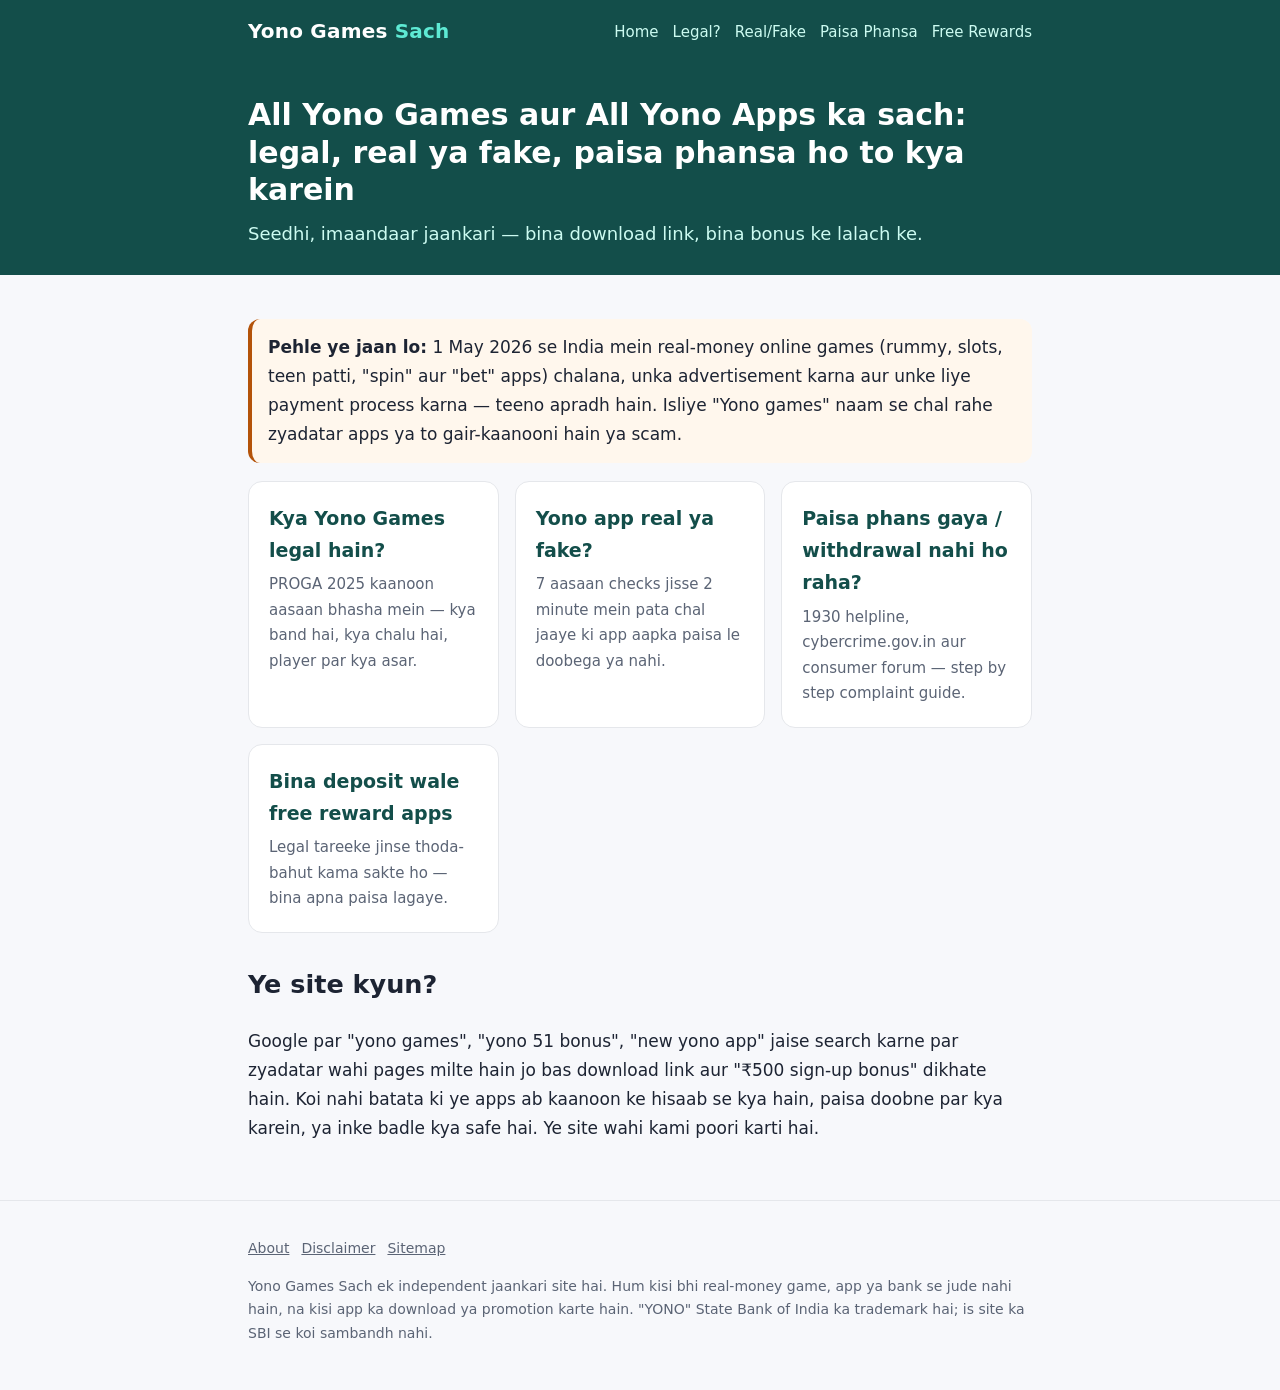
<file: index.html>
<!DOCTYPE html>
<html lang="hi">
<head>
<meta charset="utf-8">
<meta name="google-site-verification" content="u9bm05abxNjJh2ij3yowbIOdf1Uj9ULkMy7fMf-8h_I" />
<meta name="viewport" content="width=device-width, initial-scale=1">
<title>All Yono Games & All Yono Apps 2026: Real ya Fake? | Yono Games Sach</title>
<meta name="description" content="All Yono Games aur All Yono Apps ki 2026 ki puri jaankari: yono games legal hain ya nahi, real ya fake kaise pehchanein, aur paisa phansa to complaint kaise karein.">
<link rel="canonical" href="https://all-yono-apps.github.io/">
<meta name="robots" content="index,follow">
<meta property="og:title" content="All Yono Games & All Yono Apps 2026: Real ya Fake? | Yono Games Sach">
<meta property="og:description" content="All Yono Games aur All Yono Apps ki 2026 ki puri jaankari: yono games legal hain ya nahi, real ya fake kaise pehchanein, aur paisa phansa to complaint kaise karein.">
<meta property="og:type" content="website">
<meta property="og:url" content="https://all-yono-apps.github.io/">
<meta name="keywords" content="all yono games, all yono apps, yono games, all yono games list 2026, new yono app, yono games real or fake">
<meta name="author" content="Yono Games Sach">
<meta name="theme-color" content="#d32f2f">
<link rel="icon" href="favicon.ico" sizes="any">
<link rel="icon" type="image/svg+xml" href="favicon.svg">
<link rel="icon" type="image/png" sizes="32x32" href="favicon-32x32.png">
<link rel="apple-touch-icon" href="apple-touch-icon.png">
<link rel="manifest" href="site.webmanifest">
<link rel="alternate" hreflang="hi-IN" href="https://all-yono-apps.github.io/">
<meta property="og:site_name" content="Yono Games Sach">
<meta property="og:locale" content="hi_IN">
<meta property="og:image" content="https://all-yono-apps.github.io/og-image.png">
<meta property="og:image:width" content="1200">
<meta property="og:image:height" content="630">
<meta property="og:image:alt" content="All Yono Games aur All Yono Apps ka sach">
<meta name="twitter:card" content="summary_large_image">
<meta name="twitter:title" content="All Yono Games & All Yono Apps 2026: Real ya Fake? | Yono Games Sach">
<meta name="twitter:description" content="All Yono Games aur All Yono Apps ki 2026 ki puri jaankari: yono games legal hain ya nahi, real ya fake kaise pehchanein, aur paisa phansa to complaint kaise karein.">
<meta name="twitter:image" content="https://all-yono-apps.github.io/og-image.png">
<script type="application/ld+json">{"@context": "https://schema.org", "@type": "WebSite", "name": "Yono Games Sach", "alternateName": ["All Yono Games", "All Yono Apps"], "url": "https://all-yono-apps.github.io/", "inLanguage": "hi-IN"}</script>
<script type="application/ld+json">{"@context": "https://schema.org", "@type": "Organization", "name": "Yono Games Sach", "url": "https://all-yono-apps.github.io/", "logo": "https://all-yono-apps.github.io/icon-512.png"}</script>
<link rel="stylesheet" href="style.css">

</head>
<body>
<header><div class="wrap"><div class="top"><a class="logo" href="./">Yono Games <span>Sach</span></a><nav><a href="./">Home</a><a href="yono-games-legal-hai-ya-nahi.html">Legal?</a><a href="yono-app-real-or-fake.html">Real/Fake</a><a href="yono-games-paisa-phans-gaya.html">Paisa Phansa</a><a href="free-reward-apps-bina-deposit.html">Free Rewards</a></nav></div><div class="hero"><h1>All Yono Games aur All Yono Apps ka sach: legal, real ya fake, paisa phansa ho to kya karein</h1><p>Seedhi, imaandaar jaankari — bina download link, bina bonus ke lalach ke.</p></div></div></header>
<main><div class="wrap">
<div class="box warn"><strong>Pehle ye jaan lo:</strong> 1 May 2026 se India mein real-money online games (rummy, slots, teen patti, "spin" aur "bet" apps) chalana, unka advertisement karna aur unke liye payment process karna — teeno apradh hain. Isliye "Yono games" naam se chal rahe zyadatar apps ya to gair-kaanooni hain ya scam.</div>
<div class="grid">
<a class="card" href="yono-games-legal-hai-ya-nahi.html"><h2>Kya Yono Games legal hain?</h2><p>PROGA 2025 kaanoon aasaan bhasha mein — kya band hai, kya chalu hai, player par kya asar.</p></a>
<a class="card" href="yono-app-real-or-fake.html"><h2>Yono app real ya fake?</h2><p>7 aasaan checks jisse 2 minute mein pata chal jaaye ki app aapka paisa le doobega ya nahi.</p></a>
<a class="card" href="yono-games-paisa-phans-gaya.html"><h2>Paisa phans gaya / withdrawal nahi ho raha?</h2><p>1930 helpline, cybercrime.gov.in aur consumer forum — step by step complaint guide.</p></a>
<a class="card" href="free-reward-apps-bina-deposit.html"><h2>Bina deposit wale free reward apps</h2><p>Legal tareeke jinse thoda-bahut kama sakte ho — bina apna paisa lagaye.</p></a>
</div>
<h2 style="margin-top:30px">Ye site kyun?</h2>
<p>Google par "yono games", "yono 51 bonus", "new yono app" jaise search karne par zyadatar wahi pages milte hain jo bas download link aur "₹500 sign-up bonus" dikhate hain. Koi nahi batata ki ye apps ab kaanoon ke hisaab se kya hain, paisa doobne par kya karein, ya inke badle kya safe hai. Ye site wahi kami poori karti hai.</p>
</div></main>
<footer><div class="wrap"><p><a href="about.html">About</a><a href="disclaimer.html">Disclaimer</a><a href="sitemap.xml">Sitemap</a></p>
<p>Yono Games Sach ek independent jaankari site hai. Hum kisi bhi real-money game, app ya bank se jude nahi hain, na kisi app ka download ya promotion karte hain. "YONO" State Bank of India ka trademark hai; is site ka SBI se koi sambandh nahi.</p></div></footer>
</body></html>
</file>
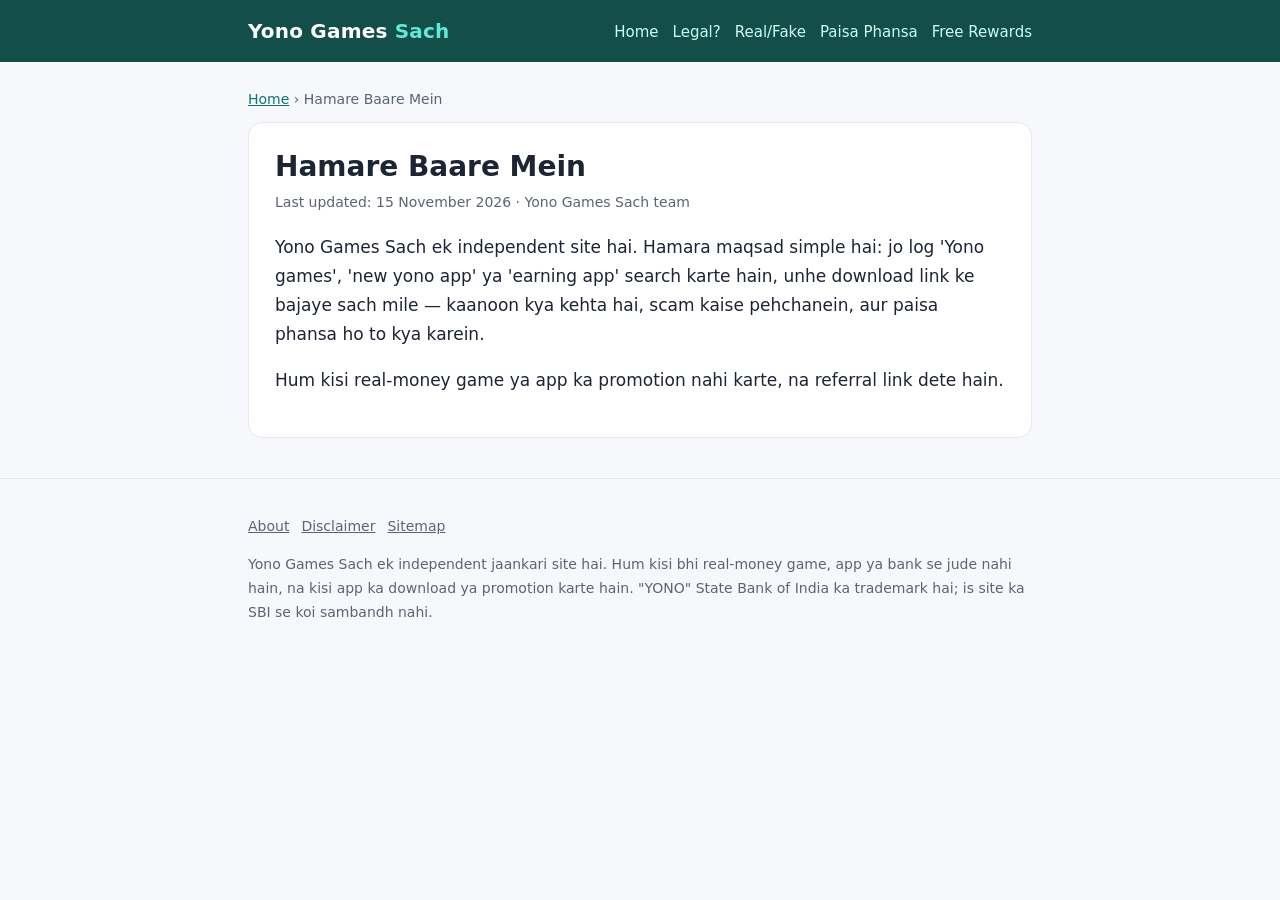
<file: about.html>
<!DOCTYPE html>
<html lang="hi">
<head>
<meta charset="utf-8">
<meta name="viewport" content="width=device-width, initial-scale=1">
<title>About — Yono Games Sach</title>
<meta name="description" content="Yono Games Sach ke baare mein: ek independent jaankari site jo online games, earning apps aur scams par imaandaar jaankari deti hai.">
<link rel="canonical" href="https://all-yono-apps.github.io/about.html">
<meta name="robots" content="index,follow">
<meta property="og:title" content="About — Yono Games Sach">
<meta property="og:description" content="Yono Games Sach ke baare mein: ek independent jaankari site jo online games, earning apps aur scams par imaandaar jaankari deti hai.">
<meta property="og:type" content="article">
<meta property="og:url" content="https://all-yono-apps.github.io/about.html">
<meta name="keywords" content="all yono games, all yono apps, yono games, all yono games list 2026, new yono app, yono games real or fake">
<meta name="author" content="Yono Games Sach">
<meta name="theme-color" content="#d32f2f">
<link rel="icon" href="favicon.ico" sizes="any">
<link rel="icon" type="image/svg+xml" href="favicon.svg">
<link rel="icon" type="image/png" sizes="32x32" href="favicon-32x32.png">
<link rel="apple-touch-icon" href="apple-touch-icon.png">
<link rel="manifest" href="site.webmanifest">
<link rel="alternate" hreflang="hi-IN" href="https://all-yono-apps.github.io/about.html">
<meta property="og:site_name" content="Yono Games Sach">
<meta property="og:locale" content="hi_IN">
<meta property="og:image" content="https://all-yono-apps.github.io/og-image.png">
<meta property="og:image:width" content="1200">
<meta property="og:image:height" content="630">
<meta property="og:image:alt" content="All Yono Games aur All Yono Apps ka sach">
<meta name="twitter:card" content="summary_large_image">
<meta name="twitter:title" content="About — Yono Games Sach">
<meta name="twitter:description" content="Yono Games Sach ke baare mein: ek independent jaankari site jo online games, earning apps aur scams par imaandaar jaankari deti hai.">
<meta name="twitter:image" content="https://all-yono-apps.github.io/og-image.png">
<script type="application/ld+json">{"@context": "https://schema.org", "@type": "WebPage", "headline": "About — Yono Games Sach", "description": "Yono Games Sach ke baare mein: ek independent jaankari site jo online games, earning apps aur scams par imaandaar jaankari deti hai.", "url": "https://all-yono-apps.github.io/about.html", "image": "https://all-yono-apps.github.io/og-image.png", "inLanguage": "hi-IN", "datePublished": "2026-11-14", "dateModified": "2026-11-15", "author": {"@type": "Organization", "name": "Yono Games Sach", "url": "https://all-yono-apps.github.io/"}, "publisher": {"@type": "Organization", "name": "Yono Games Sach", "logo": {"@type": "ImageObject", "url": "https://all-yono-apps.github.io/icon-512.png"}}}</script>
<script type="application/ld+json">{"@context": "https://schema.org", "@type": "BreadcrumbList", "itemListElement": [{"@type": "ListItem", "position": 1, "name": "All Yono Games", "item": "https://all-yono-apps.github.io/"}, {"@type": "ListItem", "position": 2, "name": "About — Yono Games Sach", "item": "https://all-yono-apps.github.io/about.html"}]}</script>
<link rel="stylesheet" href="style.css">
<script type="application/ld+json">{"@context": "https://schema.org", "@type": "Article", "headline": "Hamare Baare Mein", "description": "Yono Games Sach ke baare mein: ek independent jaankari site jo online games, earning apps aur scams par imaandaar jaankari deti hai.", "dateModified": "2026-11-15", "datePublished": "2026-11-15", "inLanguage": "hi-IN", "author": {"@type": "Organization", "name": "Yono Games Sach"}, "mainEntityOfPage": "https://all-yono-apps.github.io/about.html"}</script>
</head>
<body>
<header><div class="wrap"><div class="top"><a class="logo" href="./">Yono Games <span>Sach</span></a><nav><a href="./">Home</a><a href="yono-games-legal-hai-ya-nahi.html">Legal?</a><a href="yono-app-real-or-fake.html">Real/Fake</a><a href="yono-games-paisa-phans-gaya.html">Paisa Phansa</a><a href="free-reward-apps-bina-deposit.html">Free Rewards</a></nav></div></div></header>
<main><div class="wrap"><div class="crumb"><a href="./">Home</a> › Hamare Baare Mein</div><article><h1>Hamare Baare Mein</h1><div class="meta">Last updated: 15 November 2026 · Yono Games Sach team</div><p>Yono Games Sach ek independent site hai. Hamara maqsad simple hai: jo log 'Yono games', 'new yono app' ya 'earning app' search karte hain, unhe download link ke bajaye sach mile — kaanoon kya kehta hai, scam kaise pehchanein, aur paisa phansa ho to kya karein.</p><p>Hum kisi real-money game ya app ka promotion nahi karte, na referral link dete hain.</p></article></div></main>
<footer><div class="wrap"><p><a href="about.html">About</a><a href="disclaimer.html">Disclaimer</a><a href="sitemap.xml">Sitemap</a></p>
<p>Yono Games Sach ek independent jaankari site hai. Hum kisi bhi real-money game, app ya bank se jude nahi hain, na kisi app ka download ya promotion karte hain. "YONO" State Bank of India ka trademark hai; is site ka SBI se koi sambandh nahi.</p></div></footer>
</body></html>
</file>
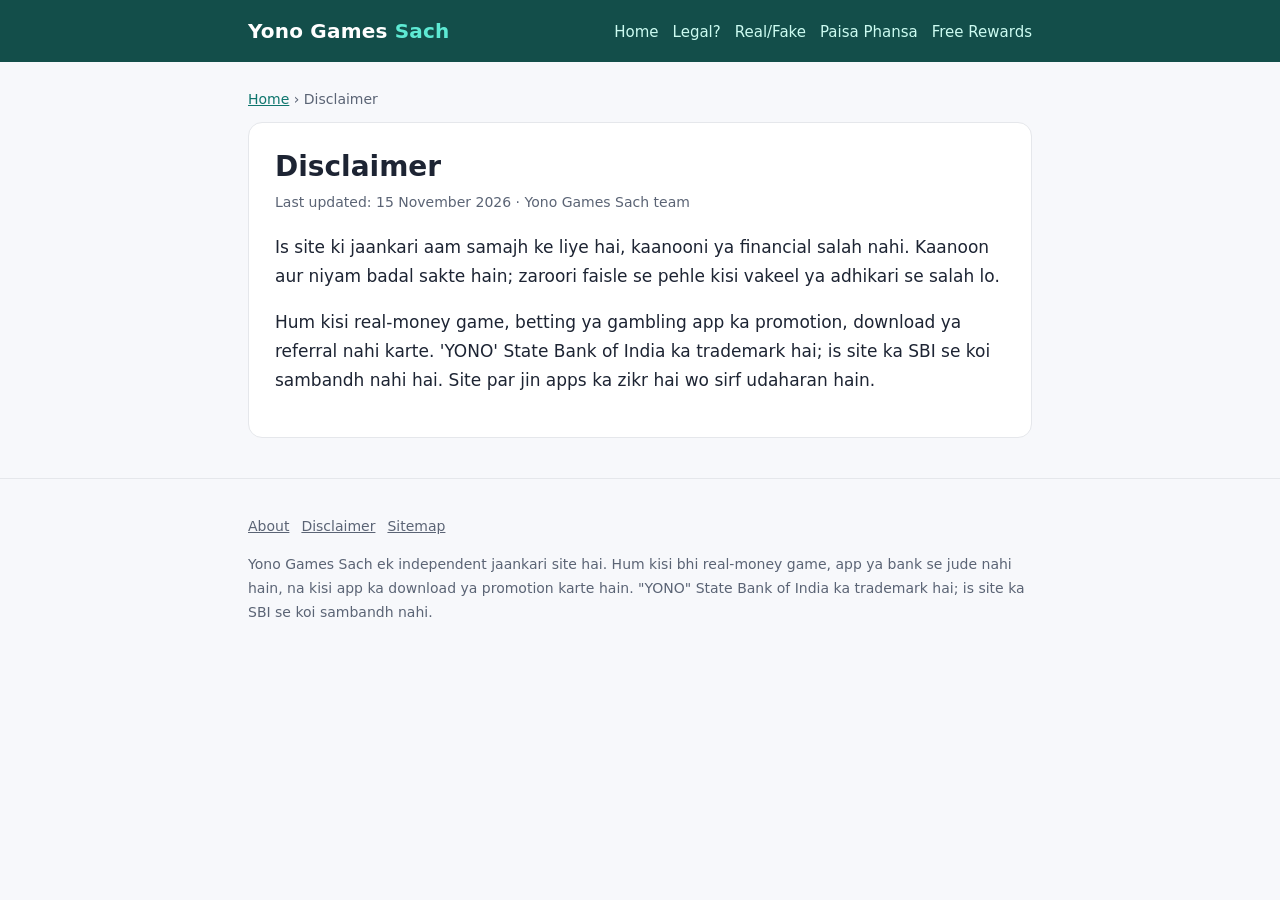
<file: disclaimer.html>
<!DOCTYPE html>
<html lang="hi">
<head>
<meta charset="utf-8">
<meta name="viewport" content="width=device-width, initial-scale=1">
<title>Disclaimer — Yono Games Sach</title>
<meta name="description" content="Yono Games Sach disclaimer: ye site kaanooni salah nahi deti, kisi app ka promotion nahi karti, aur SBI YONO se judi nahi hai.">
<link rel="canonical" href="https://all-yono-apps.github.io/disclaimer.html">
<meta name="robots" content="index,follow">
<meta property="og:title" content="Disclaimer — Yono Games Sach">
<meta property="og:description" content="Yono Games Sach disclaimer: ye site kaanooni salah nahi deti, kisi app ka promotion nahi karti, aur SBI YONO se judi nahi hai.">
<meta property="og:type" content="article">
<meta property="og:url" content="https://all-yono-apps.github.io/disclaimer.html">
<meta name="keywords" content="all yono games, all yono apps, yono games, all yono games list 2026, new yono app, yono games real or fake">
<meta name="author" content="Yono Games Sach">
<meta name="theme-color" content="#d32f2f">
<link rel="icon" href="favicon.ico" sizes="any">
<link rel="icon" type="image/svg+xml" href="favicon.svg">
<link rel="icon" type="image/png" sizes="32x32" href="favicon-32x32.png">
<link rel="apple-touch-icon" href="apple-touch-icon.png">
<link rel="manifest" href="site.webmanifest">
<link rel="alternate" hreflang="hi-IN" href="https://all-yono-apps.github.io/disclaimer.html">
<meta property="og:site_name" content="Yono Games Sach">
<meta property="og:locale" content="hi_IN">
<meta property="og:image" content="https://all-yono-apps.github.io/og-image.png">
<meta property="og:image:width" content="1200">
<meta property="og:image:height" content="630">
<meta property="og:image:alt" content="All Yono Games aur All Yono Apps ka sach">
<meta name="twitter:card" content="summary_large_image">
<meta name="twitter:title" content="Disclaimer — Yono Games Sach">
<meta name="twitter:description" content="Yono Games Sach disclaimer: ye site kaanooni salah nahi deti, kisi app ka promotion nahi karti, aur SBI YONO se judi nahi hai.">
<meta name="twitter:image" content="https://all-yono-apps.github.io/og-image.png">
<script type="application/ld+json">{"@context": "https://schema.org", "@type": "WebPage", "headline": "Disclaimer — Yono Games Sach", "description": "Yono Games Sach disclaimer: ye site kaanooni salah nahi deti, kisi app ka promotion nahi karti, aur SBI YONO se judi nahi hai.", "url": "https://all-yono-apps.github.io/disclaimer.html", "image": "https://all-yono-apps.github.io/og-image.png", "inLanguage": "hi-IN", "datePublished": "2026-11-14", "dateModified": "2026-11-15", "author": {"@type": "Organization", "name": "Yono Games Sach", "url": "https://all-yono-apps.github.io/"}, "publisher": {"@type": "Organization", "name": "Yono Games Sach", "logo": {"@type": "ImageObject", "url": "https://all-yono-apps.github.io/icon-512.png"}}}</script>
<script type="application/ld+json">{"@context": "https://schema.org", "@type": "BreadcrumbList", "itemListElement": [{"@type": "ListItem", "position": 1, "name": "All Yono Games", "item": "https://all-yono-apps.github.io/"}, {"@type": "ListItem", "position": 2, "name": "Disclaimer — Yono Games Sach", "item": "https://all-yono-apps.github.io/disclaimer.html"}]}</script>
<link rel="stylesheet" href="style.css">
<script type="application/ld+json">{"@context": "https://schema.org", "@type": "Article", "headline": "Disclaimer", "description": "Yono Games Sach disclaimer: ye site kaanooni salah nahi deti, kisi app ka promotion nahi karti, aur SBI YONO se judi nahi hai.", "dateModified": "2026-11-15", "datePublished": "2026-11-15", "inLanguage": "hi-IN", "author": {"@type": "Organization", "name": "Yono Games Sach"}, "mainEntityOfPage": "https://all-yono-apps.github.io/disclaimer.html"}</script>
</head>
<body>
<header><div class="wrap"><div class="top"><a class="logo" href="./">Yono Games <span>Sach</span></a><nav><a href="./">Home</a><a href="yono-games-legal-hai-ya-nahi.html">Legal?</a><a href="yono-app-real-or-fake.html">Real/Fake</a><a href="yono-games-paisa-phans-gaya.html">Paisa Phansa</a><a href="free-reward-apps-bina-deposit.html">Free Rewards</a></nav></div></div></header>
<main><div class="wrap"><div class="crumb"><a href="./">Home</a> › Disclaimer</div><article><h1>Disclaimer</h1><div class="meta">Last updated: 15 November 2026 · Yono Games Sach team</div><p>Is site ki jaankari aam samajh ke liye hai, kaanooni ya financial salah nahi. Kaanoon aur niyam badal sakte hain; zaroori faisle se pehle kisi vakeel ya adhikari se salah lo.</p><p>Hum kisi real-money game, betting ya gambling app ka promotion, download ya referral nahi karte. 'YONO' State Bank of India ka trademark hai; is site ka SBI se koi sambandh nahi hai. Site par jin apps ka zikr hai wo sirf udaharan hain.</p></article></div></main>
<footer><div class="wrap"><p><a href="about.html">About</a><a href="disclaimer.html">Disclaimer</a><a href="sitemap.xml">Sitemap</a></p>
<p>Yono Games Sach ek independent jaankari site hai. Hum kisi bhi real-money game, app ya bank se jude nahi hain, na kisi app ka download ya promotion karte hain. "YONO" State Bank of India ka trademark hai; is site ka SBI se koi sambandh nahi.</p></div></footer>
</body></html>
</file>
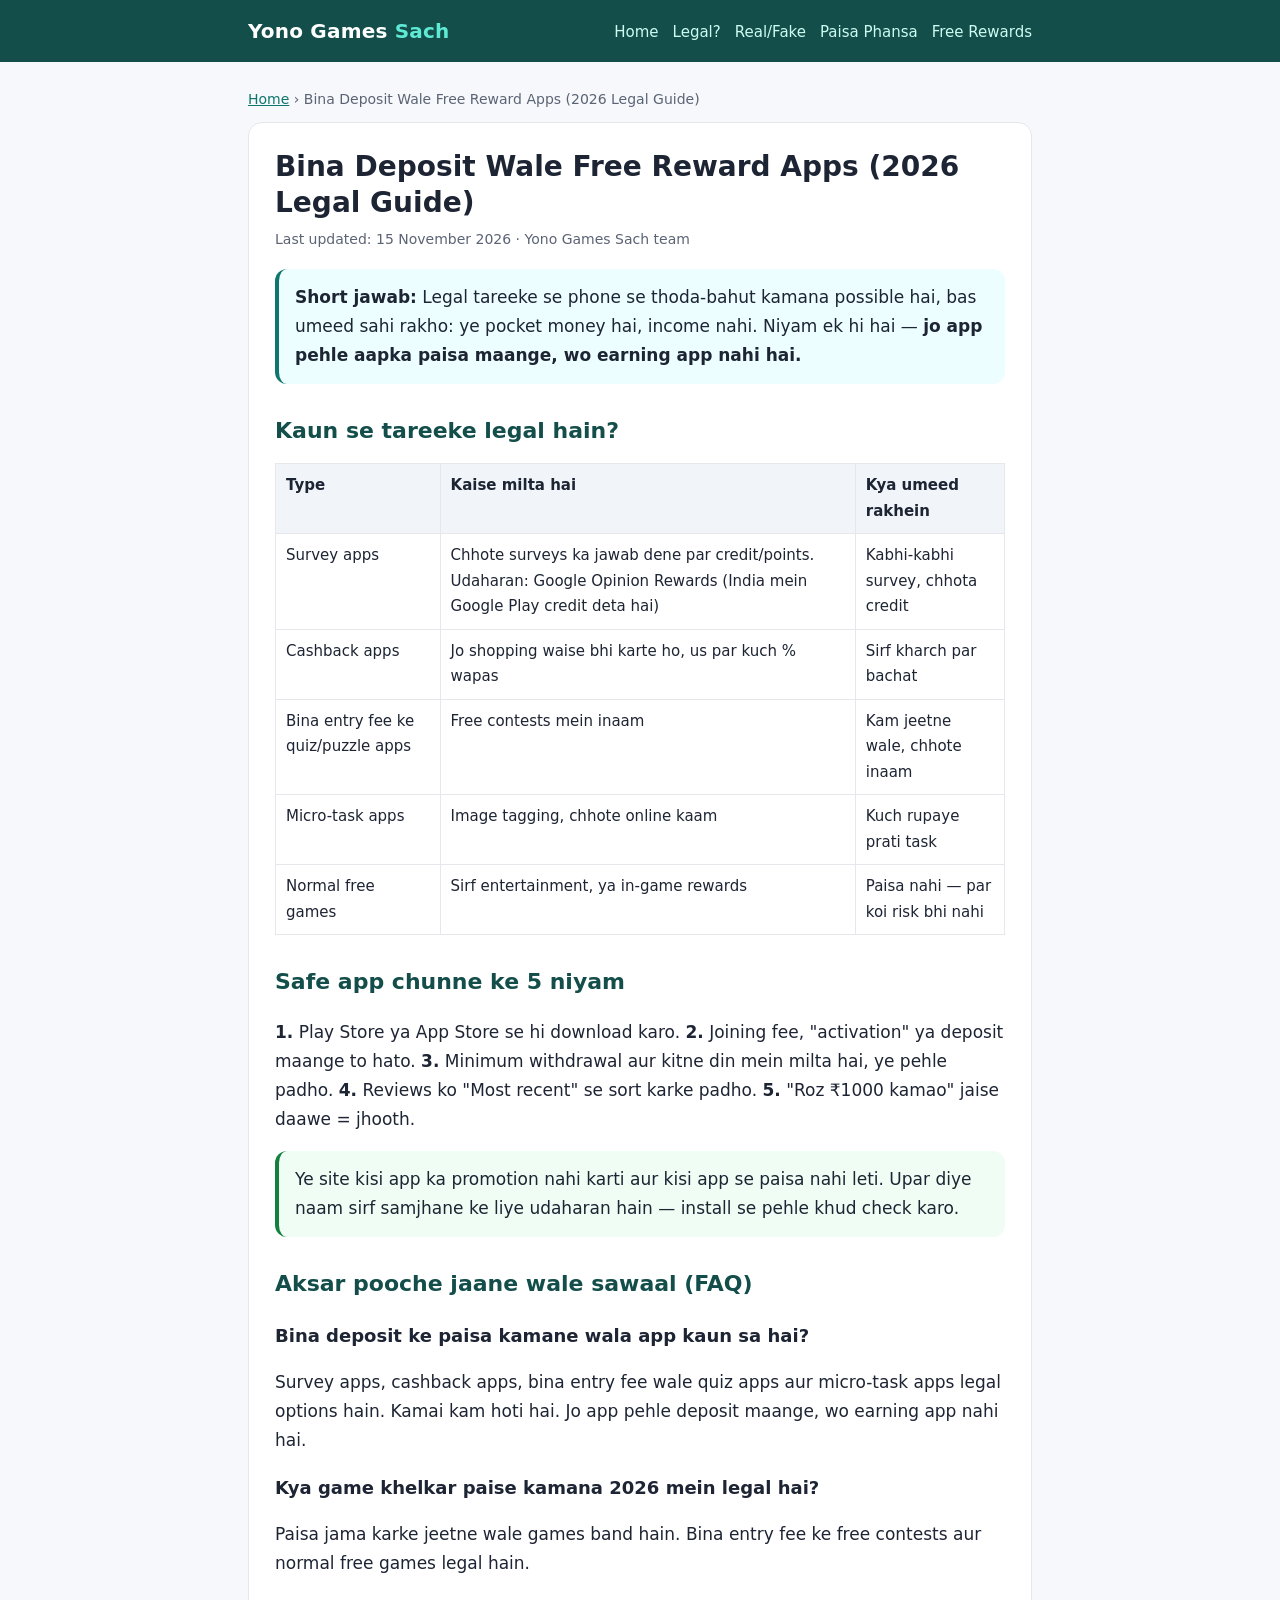
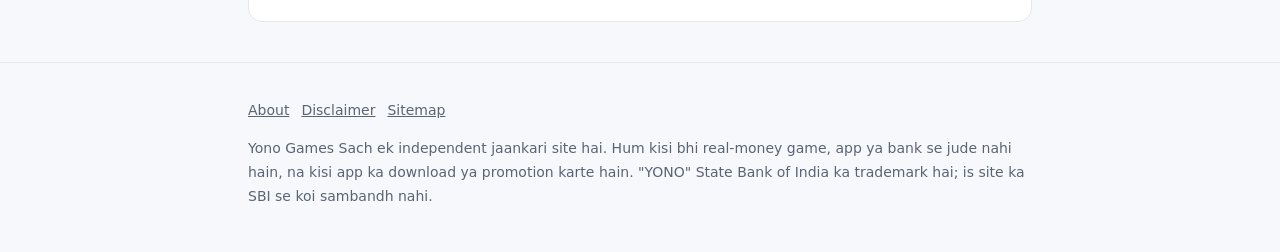
<file: free-reward-apps-bina-deposit.html>
<!DOCTYPE html>
<html lang="hi">
<head>
<meta charset="utf-8">
<meta name="viewport" content="width=device-width, initial-scale=1">
<title>Bina Deposit Wale Free Reward Apps 2026: Legal Tareeke Se Kamao</title>
<meta name="description" content="Bina deposit ke legal earning: survey, cashback, free quiz aur micro-task apps. Kya umeed rakhein, safe app kaise chunein — Yono games ka legal vikalp 2026.">
<link rel="canonical" href="https://all-yono-apps.github.io/free-reward-apps-bina-deposit.html">
<meta name="robots" content="index,follow">
<meta property="og:title" content="Bina Deposit Wale Free Reward Apps 2026: Legal Tareeke Se Kamao">
<meta property="og:description" content="Bina deposit ke legal earning: survey, cashback, free quiz aur micro-task apps. Kya umeed rakhein, safe app kaise chunein — Yono games ka legal vikalp 2026.">
<meta property="og:type" content="article">
<meta property="og:url" content="https://all-yono-apps.github.io/free-reward-apps-bina-deposit.html">
<meta name="keywords" content="all yono games, all yono apps, yono games, all yono games list 2026, new yono app, yono games real or fake">
<meta name="author" content="Yono Games Sach">
<meta name="theme-color" content="#d32f2f">
<link rel="icon" href="favicon.ico" sizes="any">
<link rel="icon" type="image/svg+xml" href="favicon.svg">
<link rel="icon" type="image/png" sizes="32x32" href="favicon-32x32.png">
<link rel="apple-touch-icon" href="apple-touch-icon.png">
<link rel="manifest" href="site.webmanifest">
<link rel="alternate" hreflang="hi-IN" href="https://all-yono-apps.github.io/free-reward-apps-bina-deposit.html">
<meta property="og:site_name" content="Yono Games Sach">
<meta property="og:locale" content="hi_IN">
<meta property="og:image" content="https://all-yono-apps.github.io/og-image.png">
<meta property="og:image:width" content="1200">
<meta property="og:image:height" content="630">
<meta property="og:image:alt" content="All Yono Games aur All Yono Apps ka sach">
<meta name="twitter:card" content="summary_large_image">
<meta name="twitter:title" content="Bina Deposit Wale Free Reward Apps 2026: Legal Tareeke Se Kamao">
<meta name="twitter:description" content="Bina deposit ke legal earning: survey, cashback, free quiz aur micro-task apps. Kya umeed rakhein, safe app kaise chunein — Yono games ka legal vikalp 2026.">
<meta name="twitter:image" content="https://all-yono-apps.github.io/og-image.png">
<script type="application/ld+json">{"@context": "https://schema.org", "@type": "Article", "headline": "Bina Deposit Wale Free Reward Apps 2026: Legal Tareeke Se Kamao", "description": "Bina deposit ke legal earning: survey, cashback, free quiz aur micro-task apps. Kya umeed rakhein, safe app kaise chunein — Yono games ka legal vikalp 2026.", "url": "https://all-yono-apps.github.io/free-reward-apps-bina-deposit.html", "image": "https://all-yono-apps.github.io/og-image.png", "inLanguage": "hi-IN", "datePublished": "2026-11-14", "dateModified": "2026-11-15", "author": {"@type": "Organization", "name": "Yono Games Sach", "url": "https://all-yono-apps.github.io/"}, "publisher": {"@type": "Organization", "name": "Yono Games Sach", "logo": {"@type": "ImageObject", "url": "https://all-yono-apps.github.io/icon-512.png"}}}</script>
<script type="application/ld+json">{"@context": "https://schema.org", "@type": "BreadcrumbList", "itemListElement": [{"@type": "ListItem", "position": 1, "name": "All Yono Games", "item": "https://all-yono-apps.github.io/"}, {"@type": "ListItem", "position": 2, "name": "Bina Deposit Wale Free Reward Apps 2026: Legal Tareeke Se Kamao", "item": "https://all-yono-apps.github.io/free-reward-apps-bina-deposit.html"}]}</script>
<link rel="stylesheet" href="style.css">
<script type="application/ld+json">{"@context": "https://schema.org", "@type": "Article", "headline": "Bina Deposit Wale Free Reward Apps (2026 Legal Guide)", "description": "Bina deposit ke legal earning: survey, cashback, free quiz aur micro-task apps. Kya umeed rakhein, safe app kaise chunein — Yono games ka legal vikalp 2026.", "dateModified": "2026-11-15", "datePublished": "2026-11-15", "inLanguage": "hi-IN", "author": {"@type": "Organization", "name": "Yono Games Sach"}, "mainEntityOfPage": "https://all-yono-apps.github.io/free-reward-apps-bina-deposit.html"}</script><script type="application/ld+json">{"@context": "https://schema.org", "@type": "FAQPage", "mainEntity": [{"@type": "Question", "name": "Bina deposit ke paisa kamane wala app kaun sa hai?", "acceptedAnswer": {"@type": "Answer", "text": "Survey apps, cashback apps, bina entry fee wale quiz apps aur micro-task apps legal options hain. Kamai kam hoti hai. Jo app pehle deposit maange, wo earning app nahi hai."}}, {"@type": "Question", "name": "Kya game khelkar paise kamana 2026 mein legal hai?", "acceptedAnswer": {"@type": "Answer", "text": "Paisa jama karke jeetne wale games band hain. Bina entry fee ke free contests aur normal free games legal hain."}}]}</script>
</head>
<body>
<header><div class="wrap"><div class="top"><a class="logo" href="./">Yono Games <span>Sach</span></a><nav><a href="./">Home</a><a href="yono-games-legal-hai-ya-nahi.html">Legal?</a><a href="yono-app-real-or-fake.html">Real/Fake</a><a href="yono-games-paisa-phans-gaya.html">Paisa Phansa</a><a href="free-reward-apps-bina-deposit.html">Free Rewards</a></nav></div></div></header>
<main><div class="wrap"><div class="crumb"><a href="./">Home</a> › Bina Deposit Wale Free Reward Apps (2026 Legal Guide)</div><article><h1>Bina Deposit Wale Free Reward Apps (2026 Legal Guide)</h1><div class="meta">Last updated: 15 November 2026 · Yono Games Sach team</div>
<div class="box tldr"><strong>Short jawab:</strong> Legal tareeke se phone se thoda-bahut kamana possible hai, bas umeed sahi rakho: ye pocket money hai, income nahi. Niyam ek hi hai — <strong>jo app pehle aapka paisa maange, wo earning app nahi hai.</strong></div>
<h2>Kaun se tareeke legal hain?</h2>
<table><tr><th>Type</th><th>Kaise milta hai</th><th>Kya umeed rakhein</th></tr>
<tr><td>Survey apps</td><td>Chhote surveys ka jawab dene par credit/points. Udaharan: Google Opinion Rewards (India mein Google Play credit deta hai)</td><td>Kabhi-kabhi survey, chhota credit</td></tr>
<tr><td>Cashback apps</td><td>Jo shopping waise bhi karte ho, us par kuch % wapas</td><td>Sirf kharch par bachat</td></tr>
<tr><td>Bina entry fee ke quiz/puzzle apps</td><td>Free contests mein inaam</td><td>Kam jeetne wale, chhote inaam</td></tr>
<tr><td>Micro-task apps</td><td>Image tagging, chhote online kaam</td><td>Kuch rupaye prati task</td></tr>
<tr><td>Normal free games</td><td>Sirf entertainment, ya in-game rewards</td><td>Paisa nahi — par koi risk bhi nahi</td></tr></table>
<h2>Safe app chunne ke 5 niyam</h2>
<p><strong>1.</strong> Play Store ya App Store se hi download karo. <strong>2.</strong> Joining fee, "activation" ya deposit maange to hato. <strong>3.</strong> Minimum withdrawal aur kitne din mein milta hai, ye pehle padho. <strong>4.</strong> Reviews ko "Most recent" se sort karke padho. <strong>5.</strong> "Roz ₹1000 kamao" jaise daawe = jhooth.</p>
<div class="box ok">Ye site kisi app ka promotion nahi karti aur kisi app se paisa nahi leti. Upar diye naam sirf samjhane ke liye udaharan hain — install se pehle khud check karo.</div>
<section class="faq"><h2>Aksar pooche jaane wale sawaal (FAQ)</h2><h3>Bina deposit ke paisa kamane wala app kaun sa hai?</h3><p>Survey apps, cashback apps, bina entry fee wale quiz apps aur micro-task apps legal options hain. Kamai kam hoti hai. Jo app pehle deposit maange, wo earning app nahi hai.</p><h3>Kya game khelkar paise kamana 2026 mein legal hai?</h3><p>Paisa jama karke jeetne wale games band hain. Bina entry fee ke free contests aur normal free games legal hain.</p></section></article></div></main>
<footer><div class="wrap"><p><a href="about.html">About</a><a href="disclaimer.html">Disclaimer</a><a href="sitemap.xml">Sitemap</a></p>
<p>Yono Games Sach ek independent jaankari site hai. Hum kisi bhi real-money game, app ya bank se jude nahi hain, na kisi app ka download ya promotion karte hain. "YONO" State Bank of India ka trademark hai; is site ka SBI se koi sambandh nahi.</p></div></footer>
</body></html>
</file>
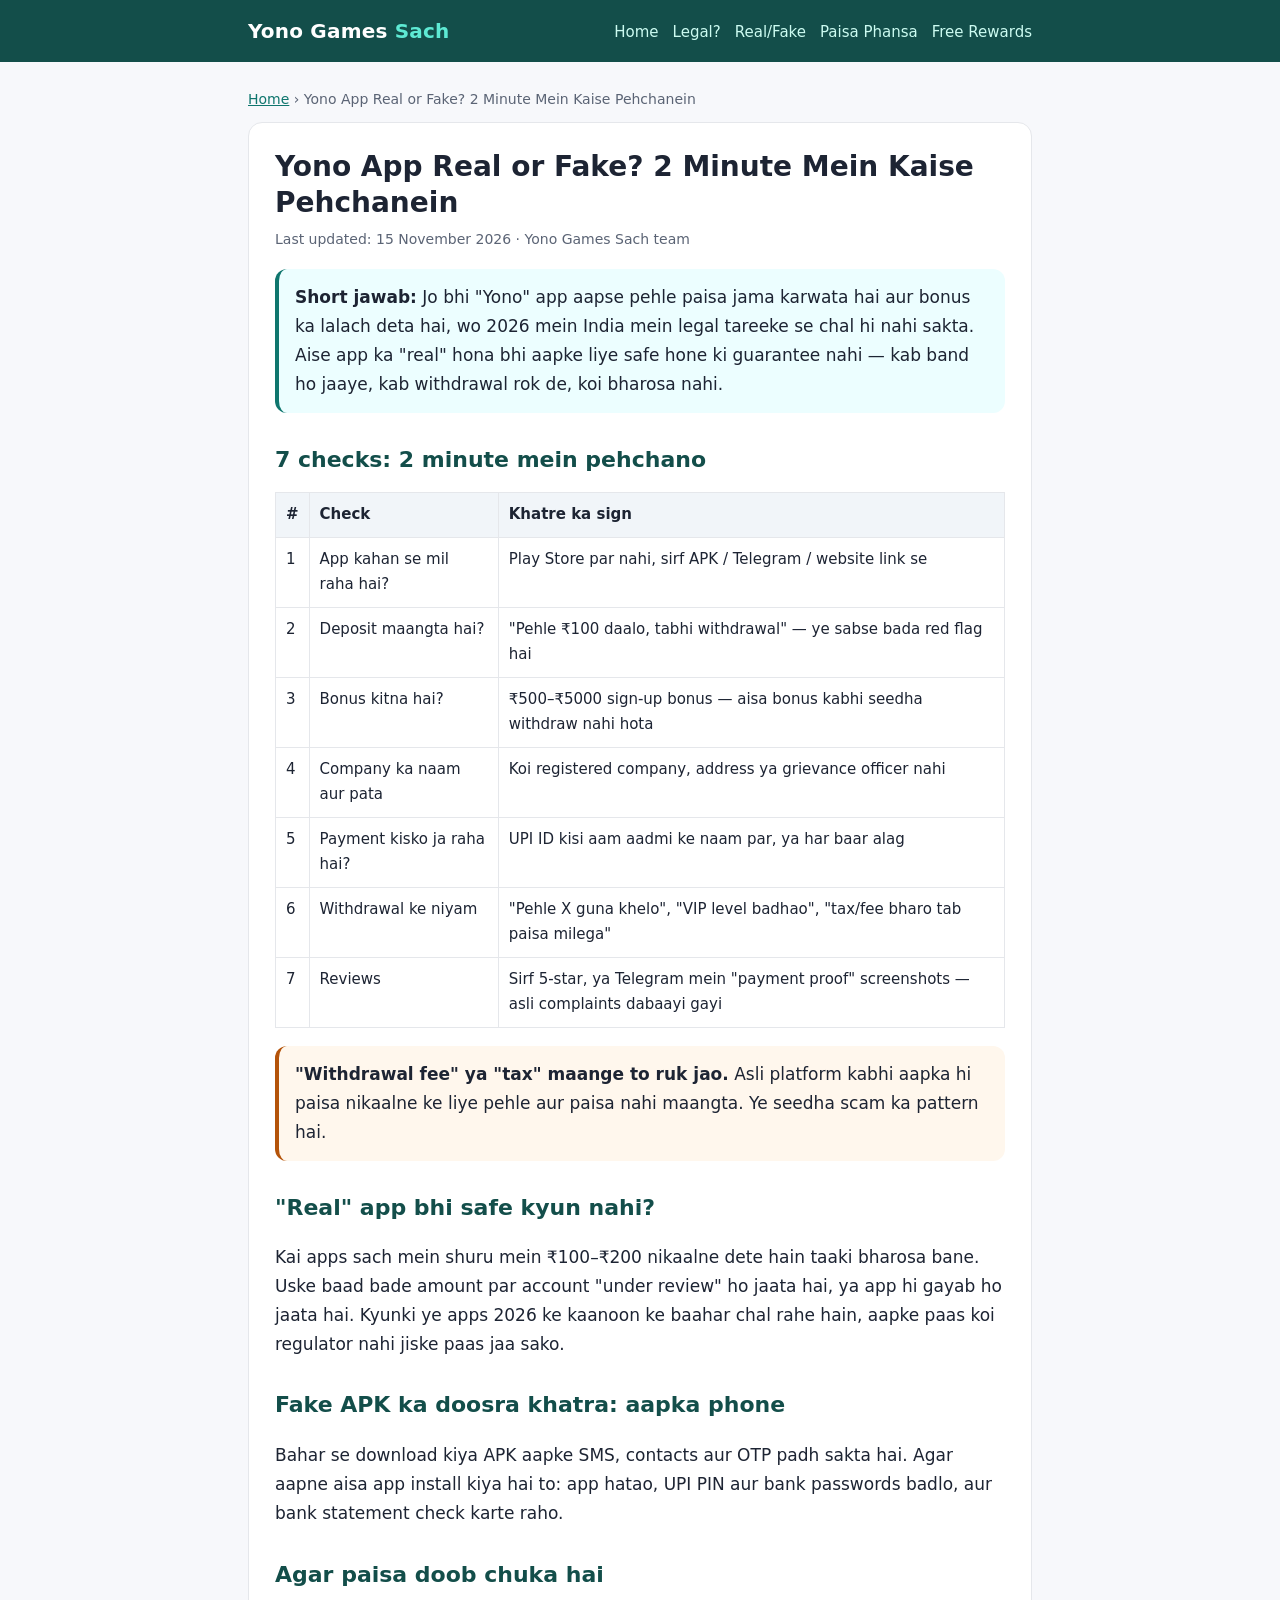
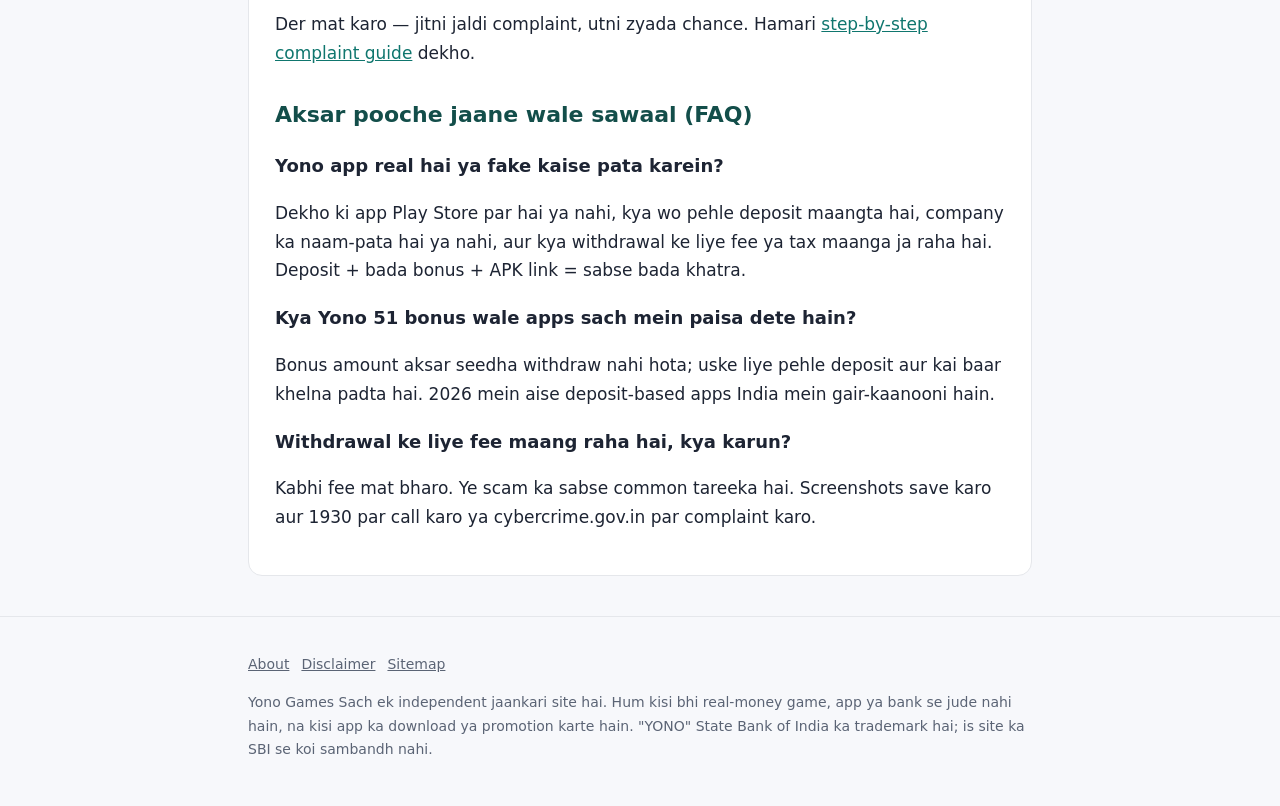
<file: yono-app-real-or-fake.html>
<!DOCTYPE html>
<html lang="hi">
<head>
<meta charset="utf-8">
<meta name="viewport" content="width=device-width, initial-scale=1">
<title>Yono App Real or Fake? 7 Checks Se 2 Minute Mein Pehchano (2026)</title>
<meta name="description" content="Yono app, Yono 777, Yono rummy real hai ya fake? 7 aasaan checks, scam ke signs, withdrawal fee ka jaal, aur paisa doobne par kya karein — 2026 guide.">
<link rel="canonical" href="https://all-yono-apps.github.io/yono-app-real-or-fake.html">
<meta name="robots" content="index,follow">
<meta property="og:title" content="Yono App Real or Fake? 7 Checks Se 2 Minute Mein Pehchano (2026)">
<meta property="og:description" content="Yono app, Yono 777, Yono rummy real hai ya fake? 7 aasaan checks, scam ke signs, withdrawal fee ka jaal, aur paisa doobne par kya karein — 2026 guide.">
<meta property="og:type" content="article">
<meta property="og:url" content="https://all-yono-apps.github.io/yono-app-real-or-fake.html">
<meta name="keywords" content="all yono games, all yono apps, yono games, all yono games list 2026, new yono app, yono games real or fake">
<meta name="author" content="Yono Games Sach">
<meta name="theme-color" content="#d32f2f">
<link rel="icon" href="favicon.ico" sizes="any">
<link rel="icon" type="image/svg+xml" href="favicon.svg">
<link rel="icon" type="image/png" sizes="32x32" href="favicon-32x32.png">
<link rel="apple-touch-icon" href="apple-touch-icon.png">
<link rel="manifest" href="site.webmanifest">
<link rel="alternate" hreflang="hi-IN" href="https://all-yono-apps.github.io/yono-app-real-or-fake.html">
<meta property="og:site_name" content="Yono Games Sach">
<meta property="og:locale" content="hi_IN">
<meta property="og:image" content="https://all-yono-apps.github.io/og-image.png">
<meta property="og:image:width" content="1200">
<meta property="og:image:height" content="630">
<meta property="og:image:alt" content="All Yono Games aur All Yono Apps ka sach">
<meta name="twitter:card" content="summary_large_image">
<meta name="twitter:title" content="Yono App Real or Fake? 7 Checks Se 2 Minute Mein Pehchano (2026)">
<meta name="twitter:description" content="Yono app, Yono 777, Yono rummy real hai ya fake? 7 aasaan checks, scam ke signs, withdrawal fee ka jaal, aur paisa doobne par kya karein — 2026 guide.">
<meta name="twitter:image" content="https://all-yono-apps.github.io/og-image.png">
<script type="application/ld+json">{"@context": "https://schema.org", "@type": "Article", "headline": "Yono App Real or Fake? 7 Checks Se 2 Minute Mein Pehchano (2026)", "description": "Yono app, Yono 777, Yono rummy real hai ya fake? 7 aasaan checks, scam ke signs, withdrawal fee ka jaal, aur paisa doobne par kya karein — 2026 guide.", "url": "https://all-yono-apps.github.io/yono-app-real-or-fake.html", "image": "https://all-yono-apps.github.io/og-image.png", "inLanguage": "hi-IN", "datePublished": "2026-11-14", "dateModified": "2026-11-15", "author": {"@type": "Organization", "name": "Yono Games Sach", "url": "https://all-yono-apps.github.io/"}, "publisher": {"@type": "Organization", "name": "Yono Games Sach", "logo": {"@type": "ImageObject", "url": "https://all-yono-apps.github.io/icon-512.png"}}}</script>
<script type="application/ld+json">{"@context": "https://schema.org", "@type": "BreadcrumbList", "itemListElement": [{"@type": "ListItem", "position": 1, "name": "All Yono Games", "item": "https://all-yono-apps.github.io/"}, {"@type": "ListItem", "position": 2, "name": "Yono App Real or Fake? 7 Checks Se 2 Minute Mein Pehchano (2026)", "item": "https://all-yono-apps.github.io/yono-app-real-or-fake.html"}]}</script>
<link rel="stylesheet" href="style.css">
<script type="application/ld+json">{"@context": "https://schema.org", "@type": "Article", "headline": "Yono App Real or Fake? 2 Minute Mein Kaise Pehchanein", "description": "Yono app, Yono 777, Yono rummy real hai ya fake? 7 aasaan checks, scam ke signs, withdrawal fee ka jaal, aur paisa doobne par kya karein — 2026 guide.", "dateModified": "2026-11-15", "datePublished": "2026-11-15", "inLanguage": "hi-IN", "author": {"@type": "Organization", "name": "Yono Games Sach"}, "mainEntityOfPage": "https://all-yono-apps.github.io/yono-app-real-or-fake.html"}</script><script type="application/ld+json">{"@context": "https://schema.org", "@type": "FAQPage", "mainEntity": [{"@type": "Question", "name": "Yono app real hai ya fake kaise pata karein?", "acceptedAnswer": {"@type": "Answer", "text": "Dekho ki app Play Store par hai ya nahi, kya wo pehle deposit maangta hai, company ka naam-pata hai ya nahi, aur kya withdrawal ke liye fee ya tax maanga ja raha hai. Deposit + bada bonus + APK link = sabse bada khatra."}}, {"@type": "Question", "name": "Kya Yono 51 bonus wale apps sach mein paisa dete hain?", "acceptedAnswer": {"@type": "Answer", "text": "Bonus amount aksar seedha withdraw nahi hota; uske liye pehle deposit aur kai baar khelna padta hai. 2026 mein aise deposit-based apps India mein gair-kaanooni hain."}}, {"@type": "Question", "name": "Withdrawal ke liye fee maang raha hai, kya karun?", "acceptedAnswer": {"@type": "Answer", "text": "Kabhi fee mat bharo. Ye scam ka sabse common tareeka hai. Screenshots save karo aur 1930 par call karo ya cybercrime.gov.in par complaint karo."}}]}</script>
</head>
<body>
<header><div class="wrap"><div class="top"><a class="logo" href="./">Yono Games <span>Sach</span></a><nav><a href="./">Home</a><a href="yono-games-legal-hai-ya-nahi.html">Legal?</a><a href="yono-app-real-or-fake.html">Real/Fake</a><a href="yono-games-paisa-phans-gaya.html">Paisa Phansa</a><a href="free-reward-apps-bina-deposit.html">Free Rewards</a></nav></div></div></header>
<main><div class="wrap"><div class="crumb"><a href="./">Home</a> › Yono App Real or Fake? 2 Minute Mein Kaise Pehchanein</div><article><h1>Yono App Real or Fake? 2 Minute Mein Kaise Pehchanein</h1><div class="meta">Last updated: 15 November 2026 · Yono Games Sach team</div>
<div class="box tldr"><strong>Short jawab:</strong> Jo bhi "Yono" app aapse pehle paisa jama karwata hai aur bonus ka lalach deta hai, wo 2026 mein India mein legal tareeke se chal hi nahi sakta. Aise app ka "real" hona bhi aapke liye safe hone ki guarantee nahi — kab band ho jaaye, kab withdrawal rok de, koi bharosa nahi.</div>
<h2>7 checks: 2 minute mein pehchano</h2>
<table><tr><th>#</th><th>Check</th><th>Khatre ka sign</th></tr>
<tr><td>1</td><td>App kahan se mil raha hai?</td><td>Play Store par nahi, sirf APK / Telegram / website link se</td></tr>
<tr><td>2</td><td>Deposit maangta hai?</td><td>"Pehle ₹100 daalo, tabhi withdrawal" — ye sabse bada red flag hai</td></tr>
<tr><td>3</td><td>Bonus kitna hai?</td><td>₹500–₹5000 sign-up bonus — aisa bonus kabhi seedha withdraw nahi hota</td></tr>
<tr><td>4</td><td>Company ka naam aur pata</td><td>Koi registered company, address ya grievance officer nahi</td></tr>
<tr><td>5</td><td>Payment kisko ja raha hai?</td><td>UPI ID kisi aam aadmi ke naam par, ya har baar alag</td></tr>
<tr><td>6</td><td>Withdrawal ke niyam</td><td>"Pehle X guna khelo", "VIP level badhao", "tax/fee bharo tab paisa milega"</td></tr>
<tr><td>7</td><td>Reviews</td><td>Sirf 5-star, ya Telegram mein "payment proof" screenshots — asli complaints dabaayi gayi</td></tr></table>
<div class="box warn"><strong>"Withdrawal fee" ya "tax" maange to ruk jao.</strong> Asli platform kabhi aapka hi paisa nikaalne ke liye pehle aur paisa nahi maangta. Ye seedha scam ka pattern hai.</div>
<h2>"Real" app bhi safe kyun nahi?</h2>
<p>Kai apps sach mein shuru mein ₹100–₹200 nikaalne dete hain taaki bharosa bane. Uske baad bade amount par account "under review" ho jaata hai, ya app hi gayab ho jaata hai. Kyunki ye apps 2026 ke kaanoon ke baahar chal rahe hain, aapke paas koi regulator nahi jiske paas jaa sako.</p>
<h2>Fake APK ka doosra khatra: aapka phone</h2>
<p>Bahar se download kiya APK aapke SMS, contacts aur OTP padh sakta hai. Agar aapne aisa app install kiya hai to: app hatao, UPI PIN aur bank passwords badlo, aur bank statement check karte raho.</p>
<h2>Agar paisa doob chuka hai</h2>
<p>Der mat karo — jitni jaldi complaint, utni zyada chance. Hamari <a href="yono-games-paisa-phans-gaya.html">step-by-step complaint guide</a> dekho.</p>
<section class="faq"><h2>Aksar pooche jaane wale sawaal (FAQ)</h2><h3>Yono app real hai ya fake kaise pata karein?</h3><p>Dekho ki app Play Store par hai ya nahi, kya wo pehle deposit maangta hai, company ka naam-pata hai ya nahi, aur kya withdrawal ke liye fee ya tax maanga ja raha hai. Deposit + bada bonus + APK link = sabse bada khatra.</p><h3>Kya Yono 51 bonus wale apps sach mein paisa dete hain?</h3><p>Bonus amount aksar seedha withdraw nahi hota; uske liye pehle deposit aur kai baar khelna padta hai. 2026 mein aise deposit-based apps India mein gair-kaanooni hain.</p><h3>Withdrawal ke liye fee maang raha hai, kya karun?</h3><p>Kabhi fee mat bharo. Ye scam ka sabse common tareeka hai. Screenshots save karo aur 1930 par call karo ya cybercrime.gov.in par complaint karo.</p></section></article></div></main>
<footer><div class="wrap"><p><a href="about.html">About</a><a href="disclaimer.html">Disclaimer</a><a href="sitemap.xml">Sitemap</a></p>
<p>Yono Games Sach ek independent jaankari site hai. Hum kisi bhi real-money game, app ya bank se jude nahi hain, na kisi app ka download ya promotion karte hain. "YONO" State Bank of India ka trademark hai; is site ka SBI se koi sambandh nahi.</p></div></footer>
</body></html>
</file>
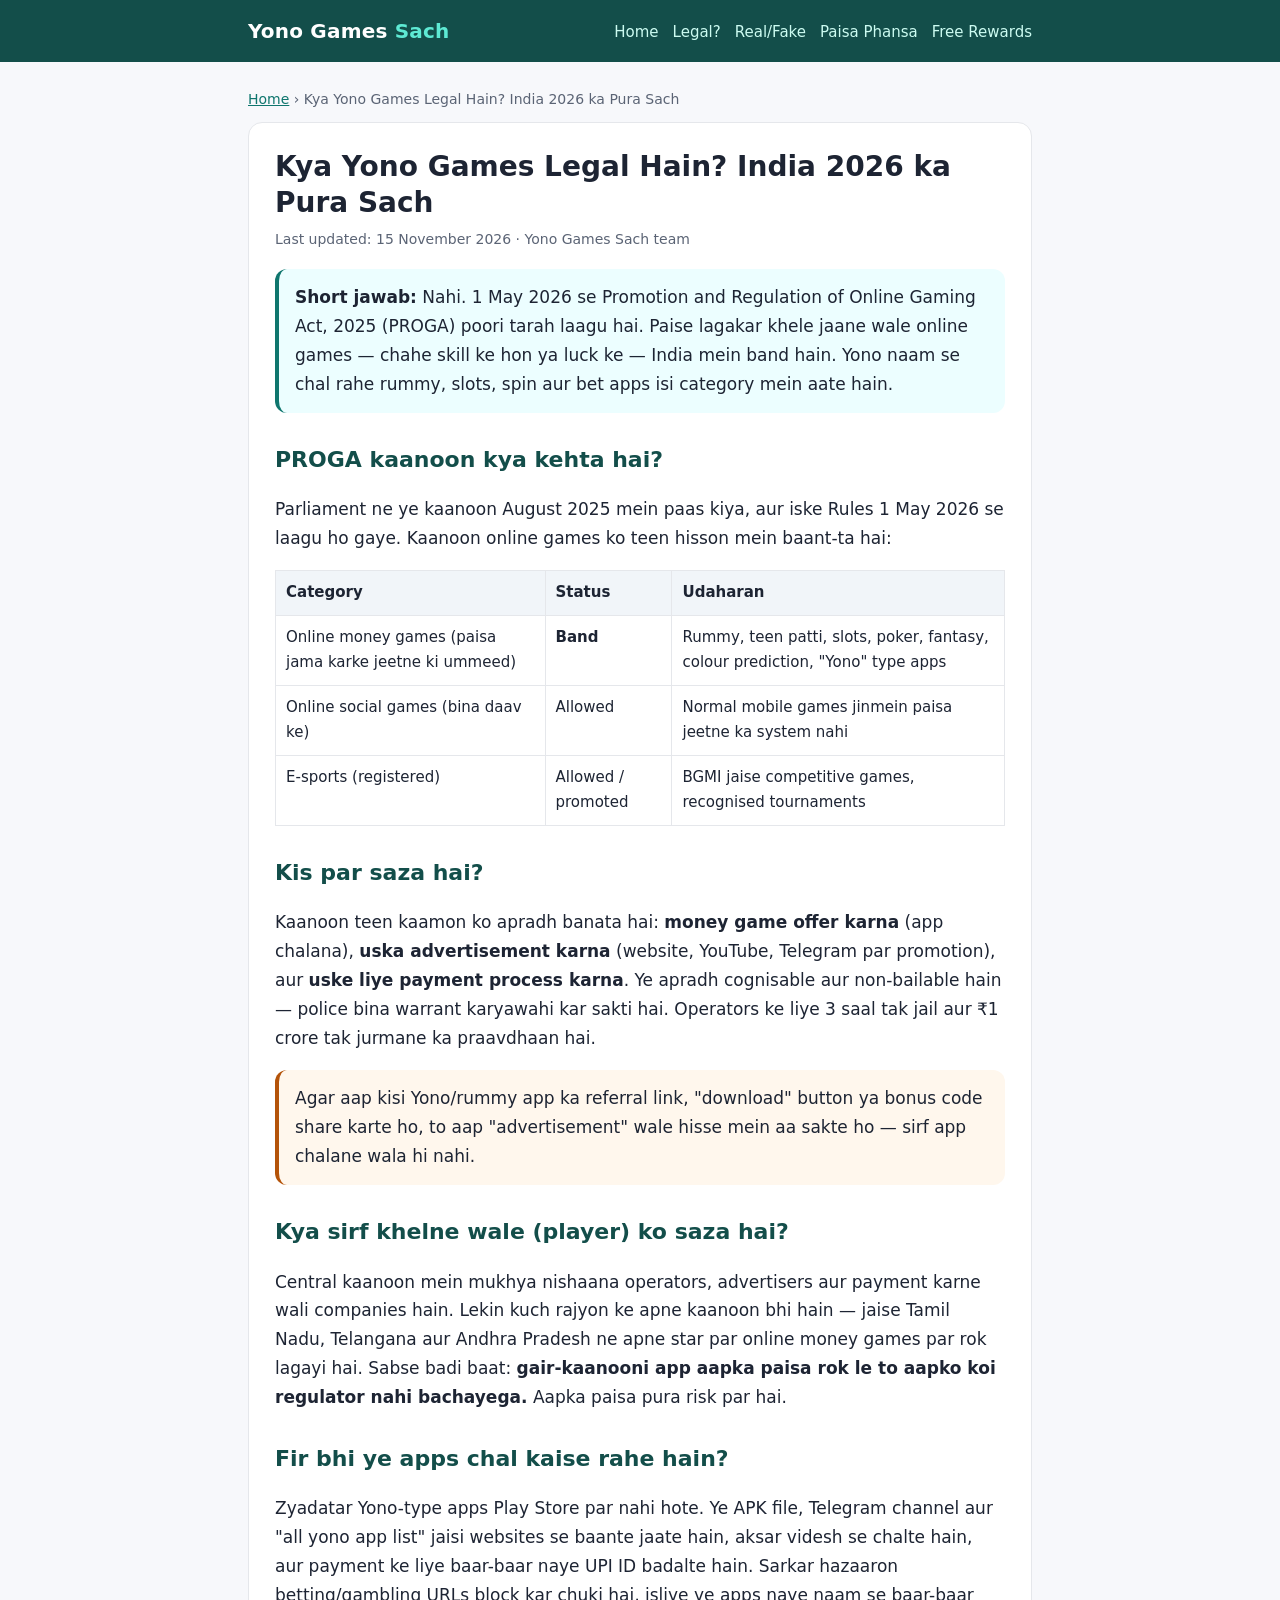
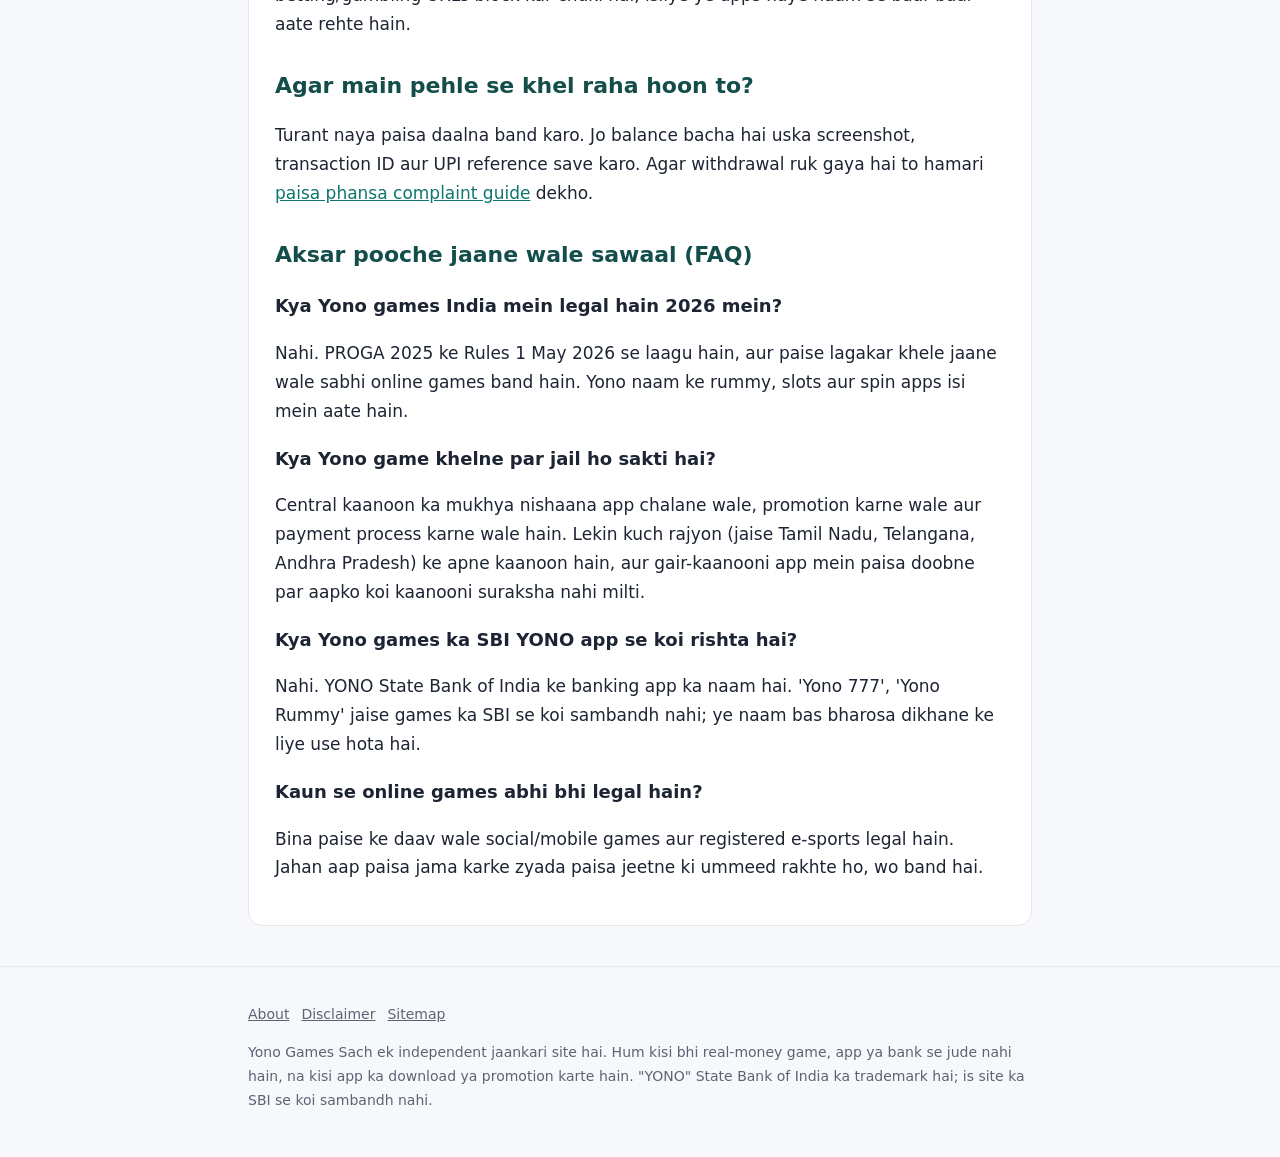
<file: yono-games-legal-hai-ya-nahi.html>
<!DOCTYPE html>
<html lang="hi">
<head>
<meta charset="utf-8">
<meta name="viewport" content="width=device-width, initial-scale=1">
<title>Kya Yono Games Legal Hain? India 2026 (PROGA Kaanoon Aasaan Bhasha Mein)</title>
<meta name="description" content="Kya Yono games, rummy aur slots apps India mein legal hain? PROGA 2025 kaanoon 1 May 2026 se laagu — kya band hai, kis par saza hai, aur player ko kya karna chahiye.">
<link rel="canonical" href="https://all-yono-apps.github.io/yono-games-legal-hai-ya-nahi.html">
<meta name="robots" content="index,follow">
<meta property="og:title" content="Kya Yono Games Legal Hain? India 2026 (PROGA Kaanoon Aasaan Bhasha Mein)">
<meta property="og:description" content="Kya Yono games, rummy aur slots apps India mein legal hain? PROGA 2025 kaanoon 1 May 2026 se laagu — kya band hai, kis par saza hai, aur player ko kya karna chahiye.">
<meta property="og:type" content="article">
<meta property="og:url" content="https://all-yono-apps.github.io/yono-games-legal-hai-ya-nahi.html">
<meta name="keywords" content="all yono games, all yono apps, yono games, all yono games list 2026, new yono app, yono games real or fake">
<meta name="author" content="Yono Games Sach">
<meta name="theme-color" content="#d32f2f">
<link rel="icon" href="favicon.ico" sizes="any">
<link rel="icon" type="image/svg+xml" href="favicon.svg">
<link rel="icon" type="image/png" sizes="32x32" href="favicon-32x32.png">
<link rel="apple-touch-icon" href="apple-touch-icon.png">
<link rel="manifest" href="site.webmanifest">
<link rel="alternate" hreflang="hi-IN" href="https://all-yono-apps.github.io/yono-games-legal-hai-ya-nahi.html">
<meta property="og:site_name" content="Yono Games Sach">
<meta property="og:locale" content="hi_IN">
<meta property="og:image" content="https://all-yono-apps.github.io/og-image.png">
<meta property="og:image:width" content="1200">
<meta property="og:image:height" content="630">
<meta property="og:image:alt" content="All Yono Games aur All Yono Apps ka sach">
<meta name="twitter:card" content="summary_large_image">
<meta name="twitter:title" content="Kya Yono Games Legal Hain? India 2026 (PROGA Kaanoon Aasaan Bhasha Mein)">
<meta name="twitter:description" content="Kya Yono games, rummy aur slots apps India mein legal hain? PROGA 2025 kaanoon 1 May 2026 se laagu — kya band hai, kis par saza hai, aur player ko kya karna chahiye.">
<meta name="twitter:image" content="https://all-yono-apps.github.io/og-image.png">
<script type="application/ld+json">{"@context": "https://schema.org", "@type": "Article", "headline": "Kya Yono Games Legal Hain? India 2026 (PROGA Kaanoon Aasaan Bhasha Mein)", "description": "Kya Yono games, rummy aur slots apps India mein legal hain? PROGA 2025 kaanoon 1 May 2026 se laagu — kya band hai, kis par saza hai, aur player ko kya karna chahiye.", "url": "https://all-yono-apps.github.io/yono-games-legal-hai-ya-nahi.html", "image": "https://all-yono-apps.github.io/og-image.png", "inLanguage": "hi-IN", "datePublished": "2026-11-14", "dateModified": "2026-11-15", "author": {"@type": "Organization", "name": "Yono Games Sach", "url": "https://all-yono-apps.github.io/"}, "publisher": {"@type": "Organization", "name": "Yono Games Sach", "logo": {"@type": "ImageObject", "url": "https://all-yono-apps.github.io/icon-512.png"}}}</script>
<script type="application/ld+json">{"@context": "https://schema.org", "@type": "BreadcrumbList", "itemListElement": [{"@type": "ListItem", "position": 1, "name": "All Yono Games", "item": "https://all-yono-apps.github.io/"}, {"@type": "ListItem", "position": 2, "name": "Kya Yono Games Legal Hain? India 2026 (PROGA Kaanoon Aasaan Bhasha Mein)", "item": "https://all-yono-apps.github.io/yono-games-legal-hai-ya-nahi.html"}]}</script>
<link rel="stylesheet" href="style.css">
<script type="application/ld+json">{"@context": "https://schema.org", "@type": "Article", "headline": "Kya Yono Games Legal Hain? India 2026 ka Pura Sach", "description": "Kya Yono games, rummy aur slots apps India mein legal hain? PROGA 2025 kaanoon 1 May 2026 se laagu — kya band hai, kis par saza hai, aur player ko kya karna chahiye.", "dateModified": "2026-11-15", "datePublished": "2026-11-15", "inLanguage": "hi-IN", "author": {"@type": "Organization", "name": "Yono Games Sach"}, "mainEntityOfPage": "https://all-yono-apps.github.io/yono-games-legal-hai-ya-nahi.html"}</script><script type="application/ld+json">{"@context": "https://schema.org", "@type": "FAQPage", "mainEntity": [{"@type": "Question", "name": "Kya Yono games India mein legal hain 2026 mein?", "acceptedAnswer": {"@type": "Answer", "text": "Nahi. PROGA 2025 ke Rules 1 May 2026 se laagu hain, aur paise lagakar khele jaane wale sabhi online games band hain. Yono naam ke rummy, slots aur spin apps isi mein aate hain."}}, {"@type": "Question", "name": "Kya Yono game khelne par jail ho sakti hai?", "acceptedAnswer": {"@type": "Answer", "text": "Central kaanoon ka mukhya nishaana app chalane wale, promotion karne wale aur payment process karne wale hain. Lekin kuch rajyon (jaise Tamil Nadu, Telangana, Andhra Pradesh) ke apne kaanoon hain, aur gair-kaanooni app mein paisa doobne par aapko koi kaanooni suraksha nahi milti."}}, {"@type": "Question", "name": "Kya Yono games ka SBI YONO app se koi rishta hai?", "acceptedAnswer": {"@type": "Answer", "text": "Nahi. YONO State Bank of India ke banking app ka naam hai. 'Yono 777', 'Yono Rummy' jaise games ka SBI se koi sambandh nahi; ye naam bas bharosa dikhane ke liye use hota hai."}}, {"@type": "Question", "name": "Kaun se online games abhi bhi legal hain?", "acceptedAnswer": {"@type": "Answer", "text": "Bina paise ke daav wale social/mobile games aur registered e-sports legal hain. Jahan aap paisa jama karke zyada paisa jeetne ki ummeed rakhte ho, wo band hai."}}]}</script>
</head>
<body>
<header><div class="wrap"><div class="top"><a class="logo" href="./">Yono Games <span>Sach</span></a><nav><a href="./">Home</a><a href="yono-games-legal-hai-ya-nahi.html">Legal?</a><a href="yono-app-real-or-fake.html">Real/Fake</a><a href="yono-games-paisa-phans-gaya.html">Paisa Phansa</a><a href="free-reward-apps-bina-deposit.html">Free Rewards</a></nav></div></div></header>
<main><div class="wrap"><div class="crumb"><a href="./">Home</a> › Kya Yono Games Legal Hain? India 2026 ka Pura Sach</div><article><h1>Kya Yono Games Legal Hain? India 2026 ka Pura Sach</h1><div class="meta">Last updated: 15 November 2026 · Yono Games Sach team</div>
<div class="box tldr"><strong>Short jawab:</strong> Nahi. 1 May 2026 se Promotion and Regulation of Online Gaming Act, 2025 (PROGA) poori tarah laagu hai. Paise lagakar khele jaane wale online games — chahe skill ke hon ya luck ke — India mein band hain. Yono naam se chal rahe rummy, slots, spin aur bet apps isi category mein aate hain.</div>
<h2>PROGA kaanoon kya kehta hai?</h2>
<p>Parliament ne ye kaanoon August 2025 mein paas kiya, aur iske Rules 1 May 2026 se laagu ho gaye. Kaanoon online games ko teen hisson mein baant-ta hai:</p>
<table><tr><th>Category</th><th>Status</th><th>Udaharan</th></tr>
<tr><td>Online money games (paisa jama karke jeetne ki ummeed)</td><td><strong>Band</strong></td><td>Rummy, teen patti, slots, poker, fantasy, colour prediction, "Yono" type apps</td></tr>
<tr><td>Online social games (bina daav ke)</td><td>Allowed</td><td>Normal mobile games jinmein paisa jeetne ka system nahi</td></tr>
<tr><td>E-sports (registered)</td><td>Allowed / promoted</td><td>BGMI jaise competitive games, recognised tournaments</td></tr></table>
<h2>Kis par saza hai?</h2>
<p>Kaanoon teen kaamon ko apradh banata hai: <strong>money game offer karna</strong> (app chalana), <strong>uska advertisement karna</strong> (website, YouTube, Telegram par promotion), aur <strong>uske liye payment process karna</strong>. Ye apradh cognisable aur non-bailable hain — police bina warrant karyawahi kar sakti hai. Operators ke liye 3 saal tak jail aur ₹1 crore tak jurmane ka praavdhaan hai.</p>
<div class="box warn">Agar aap kisi Yono/rummy app ka referral link, "download" button ya bonus code share karte ho, to aap "advertisement" wale hisse mein aa sakte ho — sirf app chalane wala hi nahi.</div>
<h2>Kya sirf khelne wale (player) ko saza hai?</h2>
<p>Central kaanoon mein mukhya nishaana operators, advertisers aur payment karne wali companies hain. Lekin kuch rajyon ke apne kaanoon bhi hain — jaise Tamil Nadu, Telangana aur Andhra Pradesh ne apne star par online money games par rok lagayi hai. Sabse badi baat: <strong>gair-kaanooni app aapka paisa rok le to aapko koi regulator nahi bachayega.</strong> Aapka paisa pura risk par hai.</p>
<h2>Fir bhi ye apps chal kaise rahe hain?</h2>
<p>Zyadatar Yono-type apps Play Store par nahi hote. Ye APK file, Telegram channel aur "all yono app list" jaisi websites se baante jaate hain, aksar videsh se chalte hain, aur payment ke liye baar-baar naye UPI ID badalte hain. Sarkar hazaaron betting/gambling URLs block kar chuki hai, isliye ye apps naye naam se baar-baar aate rehte hain.</p>
<h2>Agar main pehle se khel raha hoon to?</h2>
<p>Turant naya paisa daalna band karo. Jo balance bacha hai uska screenshot, transaction ID aur UPI reference save karo. Agar withdrawal ruk gaya hai to hamari <a href="yono-games-paisa-phans-gaya.html">paisa phansa complaint guide</a> dekho.</p>
<section class="faq"><h2>Aksar pooche jaane wale sawaal (FAQ)</h2><h3>Kya Yono games India mein legal hain 2026 mein?</h3><p>Nahi. PROGA 2025 ke Rules 1 May 2026 se laagu hain, aur paise lagakar khele jaane wale sabhi online games band hain. Yono naam ke rummy, slots aur spin apps isi mein aate hain.</p><h3>Kya Yono game khelne par jail ho sakti hai?</h3><p>Central kaanoon ka mukhya nishaana app chalane wale, promotion karne wale aur payment process karne wale hain. Lekin kuch rajyon (jaise Tamil Nadu, Telangana, Andhra Pradesh) ke apne kaanoon hain, aur gair-kaanooni app mein paisa doobne par aapko koi kaanooni suraksha nahi milti.</p><h3>Kya Yono games ka SBI YONO app se koi rishta hai?</h3><p>Nahi. YONO State Bank of India ke banking app ka naam hai. 'Yono 777', 'Yono Rummy' jaise games ka SBI se koi sambandh nahi; ye naam bas bharosa dikhane ke liye use hota hai.</p><h3>Kaun se online games abhi bhi legal hain?</h3><p>Bina paise ke daav wale social/mobile games aur registered e-sports legal hain. Jahan aap paisa jama karke zyada paisa jeetne ki ummeed rakhte ho, wo band hai.</p></section></article></div></main>
<footer><div class="wrap"><p><a href="about.html">About</a><a href="disclaimer.html">Disclaimer</a><a href="sitemap.xml">Sitemap</a></p>
<p>Yono Games Sach ek independent jaankari site hai. Hum kisi bhi real-money game, app ya bank se jude nahi hain, na kisi app ka download ya promotion karte hain. "YONO" State Bank of India ka trademark hai; is site ka SBI se koi sambandh nahi.</p></div></footer>
</body></html>
</file>
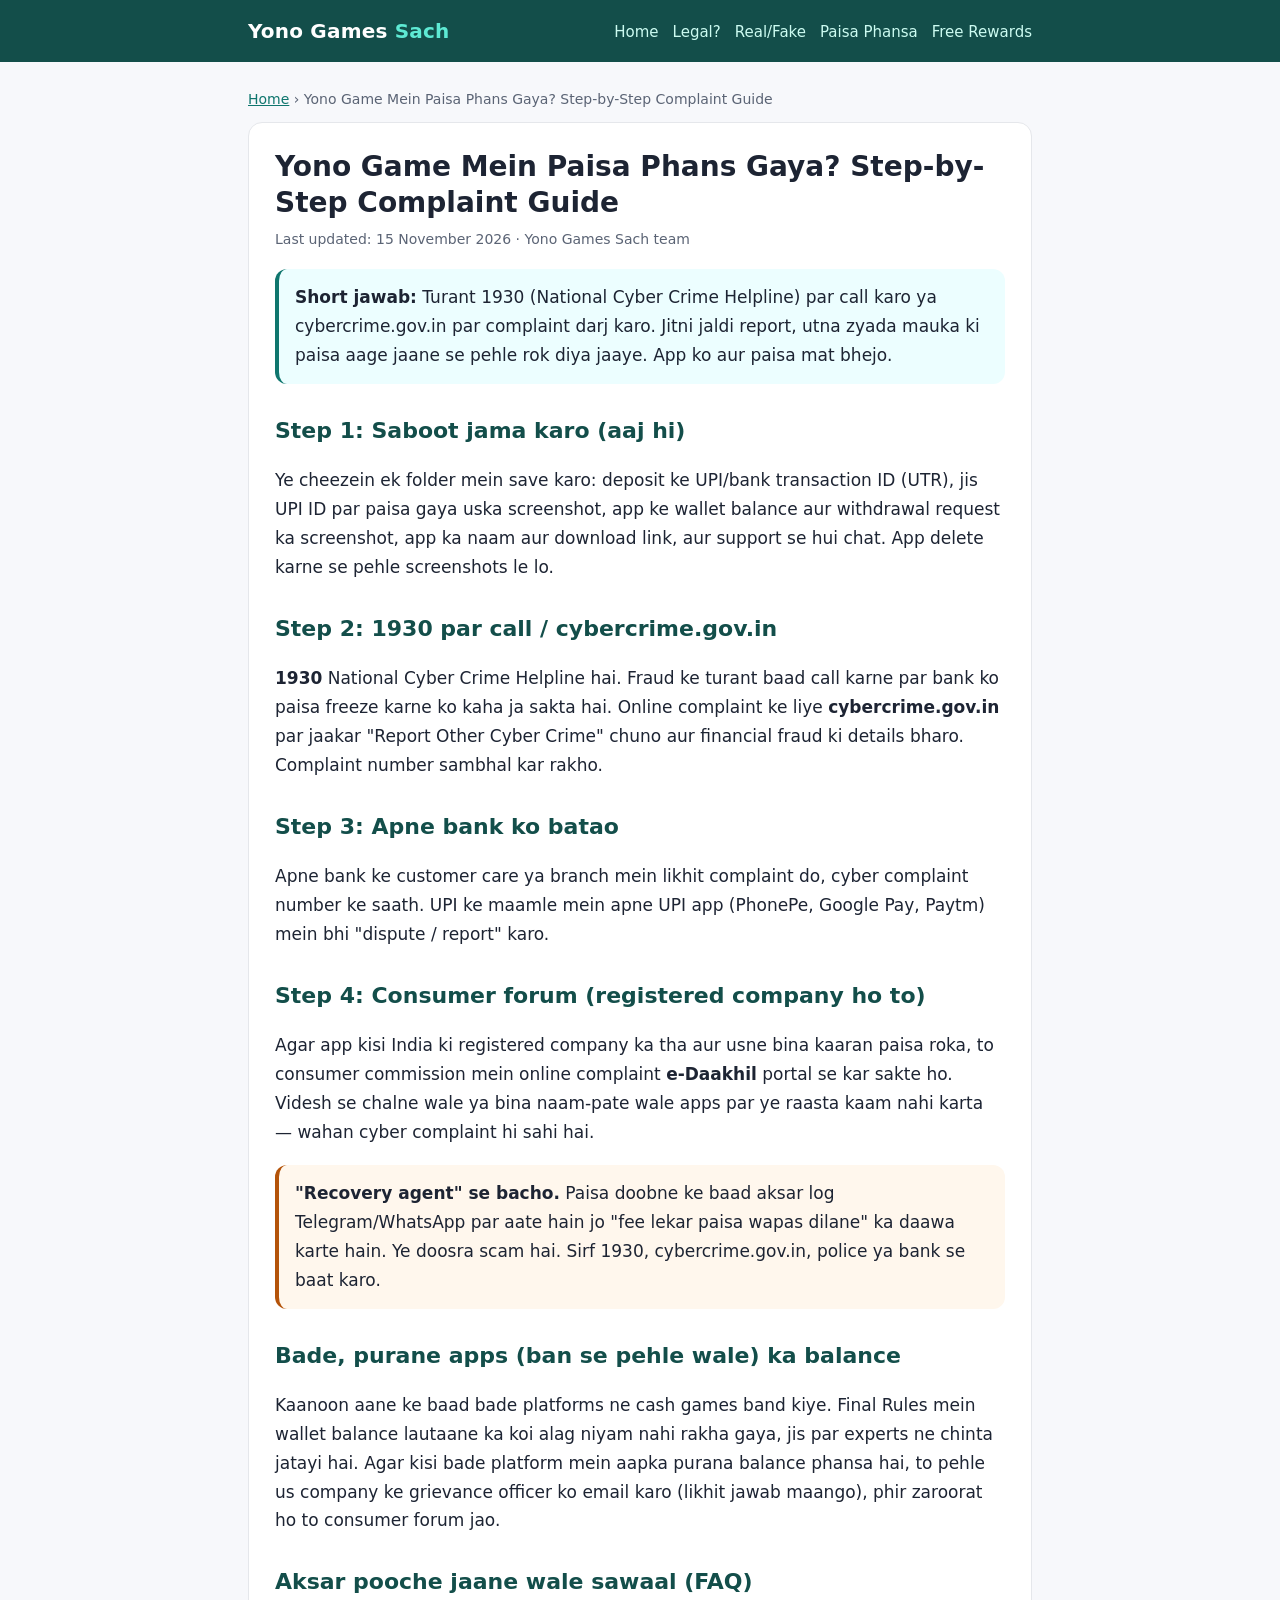
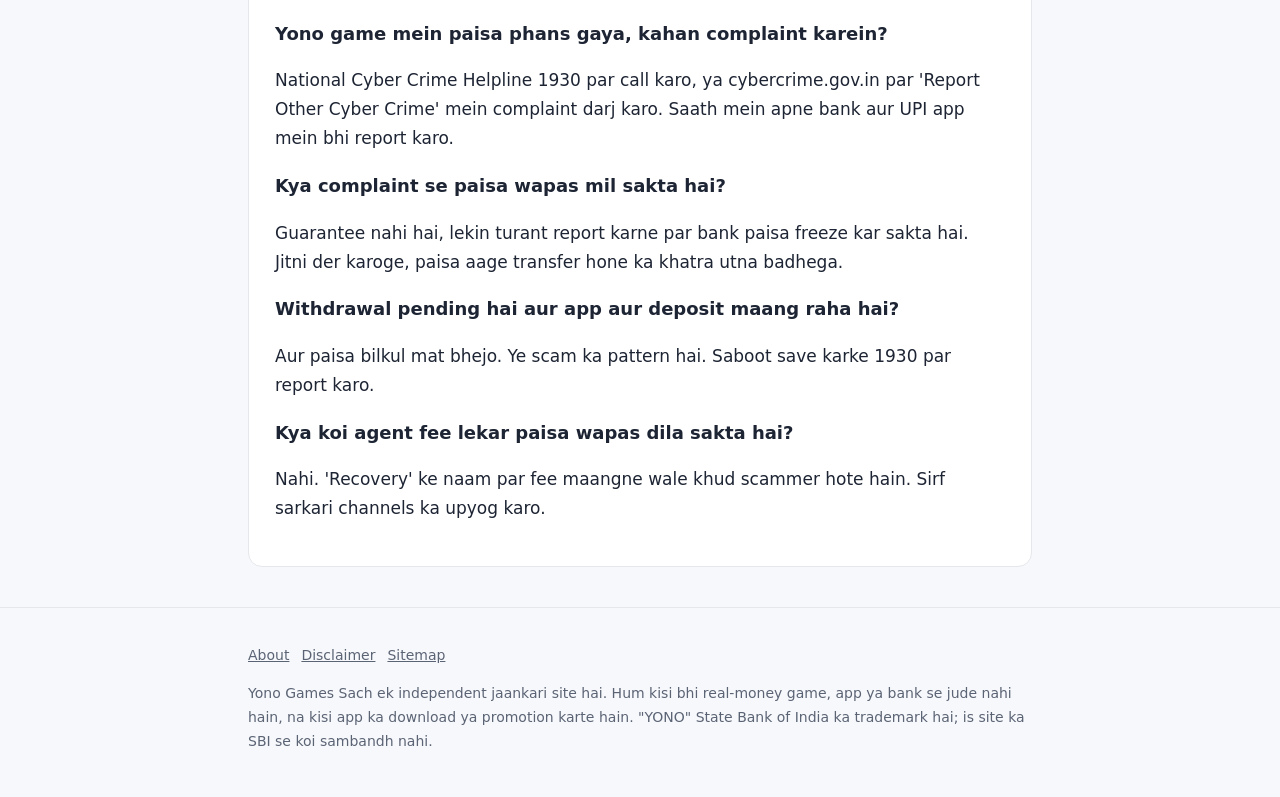
<file: yono-games-paisa-phans-gaya.html>
<!DOCTYPE html>
<html lang="hi">
<head>
<meta charset="utf-8">
<meta name="viewport" content="width=device-width, initial-scale=1">
<title>Yono Game Mein Paisa Phans Gaya? Withdrawal Nahi Ho Raha — Complaint Kaise Karein</title>
<meta name="description" content="Yono game, rummy ya slots app mein paisa phansa ya withdrawal nahi ho raha? 1930 helpline, cybercrime.gov.in, bank aur consumer forum — step-by-step complaint guide 2026.">
<link rel="canonical" href="https://all-yono-apps.github.io/yono-games-paisa-phans-gaya.html">
<meta name="robots" content="index,follow">
<meta property="og:title" content="Yono Game Mein Paisa Phans Gaya? Withdrawal Nahi Ho Raha — Complaint Kaise Karein">
<meta property="og:description" content="Yono game, rummy ya slots app mein paisa phansa ya withdrawal nahi ho raha? 1930 helpline, cybercrime.gov.in, bank aur consumer forum — step-by-step complaint guide 2026.">
<meta property="og:type" content="article">
<meta property="og:url" content="https://all-yono-apps.github.io/yono-games-paisa-phans-gaya.html">
<meta name="keywords" content="all yono games, all yono apps, yono games, all yono games list 2026, new yono app, yono games real or fake">
<meta name="author" content="Yono Games Sach">
<meta name="theme-color" content="#d32f2f">
<link rel="icon" href="favicon.ico" sizes="any">
<link rel="icon" type="image/svg+xml" href="favicon.svg">
<link rel="icon" type="image/png" sizes="32x32" href="favicon-32x32.png">
<link rel="apple-touch-icon" href="apple-touch-icon.png">
<link rel="manifest" href="site.webmanifest">
<link rel="alternate" hreflang="hi-IN" href="https://all-yono-apps.github.io/yono-games-paisa-phans-gaya.html">
<meta property="og:site_name" content="Yono Games Sach">
<meta property="og:locale" content="hi_IN">
<meta property="og:image" content="https://all-yono-apps.github.io/og-image.png">
<meta property="og:image:width" content="1200">
<meta property="og:image:height" content="630">
<meta property="og:image:alt" content="All Yono Games aur All Yono Apps ka sach">
<meta name="twitter:card" content="summary_large_image">
<meta name="twitter:title" content="Yono Game Mein Paisa Phans Gaya? Withdrawal Nahi Ho Raha — Complaint Kaise Karein">
<meta name="twitter:description" content="Yono game, rummy ya slots app mein paisa phansa ya withdrawal nahi ho raha? 1930 helpline, cybercrime.gov.in, bank aur consumer forum — step-by-step complaint guide 2026.">
<meta name="twitter:image" content="https://all-yono-apps.github.io/og-image.png">
<script type="application/ld+json">{"@context": "https://schema.org", "@type": "Article", "headline": "Yono Game Mein Paisa Phans Gaya? Withdrawal Nahi Ho Raha — Complaint Kaise Karein", "description": "Yono game, rummy ya slots app mein paisa phansa ya withdrawal nahi ho raha? 1930 helpline, cybercrime.gov.in, bank aur consumer forum — step-by-step complaint guide 2026.", "url": "https://all-yono-apps.github.io/yono-games-paisa-phans-gaya.html", "image": "https://all-yono-apps.github.io/og-image.png", "inLanguage": "hi-IN", "datePublished": "2026-11-14", "dateModified": "2026-11-15", "author": {"@type": "Organization", "name": "Yono Games Sach", "url": "https://all-yono-apps.github.io/"}, "publisher": {"@type": "Organization", "name": "Yono Games Sach", "logo": {"@type": "ImageObject", "url": "https://all-yono-apps.github.io/icon-512.png"}}}</script>
<script type="application/ld+json">{"@context": "https://schema.org", "@type": "BreadcrumbList", "itemListElement": [{"@type": "ListItem", "position": 1, "name": "All Yono Games", "item": "https://all-yono-apps.github.io/"}, {"@type": "ListItem", "position": 2, "name": "Yono Game Mein Paisa Phans Gaya? Withdrawal Nahi Ho Raha — Complaint Kaise Karein", "item": "https://all-yono-apps.github.io/yono-games-paisa-phans-gaya.html"}]}</script>
<link rel="stylesheet" href="style.css">
<script type="application/ld+json">{"@context": "https://schema.org", "@type": "Article", "headline": "Yono Game Mein Paisa Phans Gaya? Step-by-Step Complaint Guide", "description": "Yono game, rummy ya slots app mein paisa phansa ya withdrawal nahi ho raha? 1930 helpline, cybercrime.gov.in, bank aur consumer forum — step-by-step complaint guide 2026.", "dateModified": "2026-11-15", "datePublished": "2026-11-15", "inLanguage": "hi-IN", "author": {"@type": "Organization", "name": "Yono Games Sach"}, "mainEntityOfPage": "https://all-yono-apps.github.io/yono-games-paisa-phans-gaya.html"}</script><script type="application/ld+json">{"@context": "https://schema.org", "@type": "FAQPage", "mainEntity": [{"@type": "Question", "name": "Yono game mein paisa phans gaya, kahan complaint karein?", "acceptedAnswer": {"@type": "Answer", "text": "National Cyber Crime Helpline 1930 par call karo, ya cybercrime.gov.in par 'Report Other Cyber Crime' mein complaint darj karo. Saath mein apne bank aur UPI app mein bhi report karo."}}, {"@type": "Question", "name": "Kya complaint se paisa wapas mil sakta hai?", "acceptedAnswer": {"@type": "Answer", "text": "Guarantee nahi hai, lekin turant report karne par bank paisa freeze kar sakta hai. Jitni der karoge, paisa aage transfer hone ka khatra utna badhega."}}, {"@type": "Question", "name": "Withdrawal pending hai aur app aur deposit maang raha hai?", "acceptedAnswer": {"@type": "Answer", "text": "Aur paisa bilkul mat bhejo. Ye scam ka pattern hai. Saboot save karke 1930 par report karo."}}, {"@type": "Question", "name": "Kya koi agent fee lekar paisa wapas dila sakta hai?", "acceptedAnswer": {"@type": "Answer", "text": "Nahi. 'Recovery' ke naam par fee maangne wale khud scammer hote hain. Sirf sarkari channels ka upyog karo."}}]}</script>
</head>
<body>
<header><div class="wrap"><div class="top"><a class="logo" href="./">Yono Games <span>Sach</span></a><nav><a href="./">Home</a><a href="yono-games-legal-hai-ya-nahi.html">Legal?</a><a href="yono-app-real-or-fake.html">Real/Fake</a><a href="yono-games-paisa-phans-gaya.html">Paisa Phansa</a><a href="free-reward-apps-bina-deposit.html">Free Rewards</a></nav></div></div></header>
<main><div class="wrap"><div class="crumb"><a href="./">Home</a> › Yono Game Mein Paisa Phans Gaya? Step-by-Step Complaint Guide</div><article><h1>Yono Game Mein Paisa Phans Gaya? Step-by-Step Complaint Guide</h1><div class="meta">Last updated: 15 November 2026 · Yono Games Sach team</div>
<div class="box tldr"><strong>Short jawab:</strong> Turant 1930 (National Cyber Crime Helpline) par call karo ya cybercrime.gov.in par complaint darj karo. Jitni jaldi report, utna zyada mauka ki paisa aage jaane se pehle rok diya jaaye. App ko aur paisa mat bhejo.</div>
<h2>Step 1: Saboot jama karo (aaj hi)</h2>
<p>Ye cheezein ek folder mein save karo: deposit ke UPI/bank transaction ID (UTR), jis UPI ID par paisa gaya uska screenshot, app ke wallet balance aur withdrawal request ka screenshot, app ka naam aur download link, aur support se hui chat. App delete karne se pehle screenshots le lo.</p>
<h2>Step 2: 1930 par call / cybercrime.gov.in</h2>
<p><strong>1930</strong> National Cyber Crime Helpline hai. Fraud ke turant baad call karne par bank ko paisa freeze karne ko kaha ja sakta hai. Online complaint ke liye <strong>cybercrime.gov.in</strong> par jaakar "Report Other Cyber Crime" chuno aur financial fraud ki details bharo. Complaint number sambhal kar rakho.</p>
<h2>Step 3: Apne bank ko batao</h2>
<p>Apne bank ke customer care ya branch mein likhit complaint do, cyber complaint number ke saath. UPI ke maamle mein apne UPI app (PhonePe, Google Pay, Paytm) mein bhi "dispute / report" karo.</p>
<h2>Step 4: Consumer forum (registered company ho to)</h2>
<p>Agar app kisi India ki registered company ka tha aur usne bina kaaran paisa roka, to consumer commission mein online complaint <strong>e-Daakhil</strong> portal se kar sakte ho. Videsh se chalne wale ya bina naam-pate wale apps par ye raasta kaam nahi karta — wahan cyber complaint hi sahi hai.</p>
<div class="box warn"><strong>"Recovery agent" se bacho.</strong> Paisa doobne ke baad aksar log Telegram/WhatsApp par aate hain jo "fee lekar paisa wapas dilane" ka daawa karte hain. Ye doosra scam hai. Sirf 1930, cybercrime.gov.in, police ya bank se baat karo.</div>
<h2>Bade, purane apps (ban se pehle wale) ka balance</h2>
<p>Kaanoon aane ke baad bade platforms ne cash games band kiye. Final Rules mein wallet balance lautaane ka koi alag niyam nahi rakha gaya, jis par experts ne chinta jatayi hai. Agar kisi bade platform mein aapka purana balance phansa hai, to pehle us company ke grievance officer ko email karo (likhit jawab maango), phir zaroorat ho to consumer forum jao.</p>
<section class="faq"><h2>Aksar pooche jaane wale sawaal (FAQ)</h2><h3>Yono game mein paisa phans gaya, kahan complaint karein?</h3><p>National Cyber Crime Helpline 1930 par call karo, ya cybercrime.gov.in par 'Report Other Cyber Crime' mein complaint darj karo. Saath mein apne bank aur UPI app mein bhi report karo.</p><h3>Kya complaint se paisa wapas mil sakta hai?</h3><p>Guarantee nahi hai, lekin turant report karne par bank paisa freeze kar sakta hai. Jitni der karoge, paisa aage transfer hone ka khatra utna badhega.</p><h3>Withdrawal pending hai aur app aur deposit maang raha hai?</h3><p>Aur paisa bilkul mat bhejo. Ye scam ka pattern hai. Saboot save karke 1930 par report karo.</p><h3>Kya koi agent fee lekar paisa wapas dila sakta hai?</h3><p>Nahi. 'Recovery' ke naam par fee maangne wale khud scammer hote hain. Sirf sarkari channels ka upyog karo.</p></section></article></div></main>
<footer><div class="wrap"><p><a href="about.html">About</a><a href="disclaimer.html">Disclaimer</a><a href="sitemap.xml">Sitemap</a></p>
<p>Yono Games Sach ek independent jaankari site hai. Hum kisi bhi real-money game, app ya bank se jude nahi hain, na kisi app ka download ya promotion karte hain. "YONO" State Bank of India ka trademark hai; is site ka SBI se koi sambandh nahi.</p></div></footer>
</body></html>
</file>
<file: style.css>
:root{--bg:#f7f8fb;--card:#fff;--ink:#1d2433;--muted:#5b6475;--brand:#0f766e;--brand2:#134e4a;--warn:#b45309;--warnbg:#fff7ed;--ok:#15803d;--okbg:#f0fdf4;--line:#e5e7eb}
*{box-sizing:border-box}
body{margin:0;font-family:system-ui,-apple-system,"Segoe UI",Roboto,"Noto Sans",sans-serif;background:var(--bg);color:var(--ink);line-height:1.7;font-size:17px}
a{color:var(--brand)}
header{background:var(--brand2);color:#fff}
.wrap{max-width:820px;margin:0 auto;padding:0 18px}
.top{display:flex;align-items:center;justify-content:space-between;gap:12px;padding:14px 0;flex-wrap:wrap}
.logo{color:#fff;text-decoration:none;font-weight:800;font-size:20px;letter-spacing:.2px}
.logo span{color:#5eead4}
nav a{color:#ccfbf1;text-decoration:none;margin-left:14px;font-size:15px}
nav a:hover{color:#fff}
.hero{padding:34px 0 26px}
.hero h1{margin:0 0 10px;font-size:30px;line-height:1.25}
.hero p{margin:0;color:#ccfbf1;font-size:18px}
main{padding:26px 0 40px}
.grid{display:grid;grid-template-columns:repeat(auto-fit,minmax(240px,1fr));gap:16px}
.card{background:var(--card);border:1px solid var(--line);border-radius:14px;padding:20px;text-decoration:none;color:inherit;display:block;transition:transform .15s,box-shadow .15s}
a.card:hover{transform:translateY(-2px);box-shadow:0 8px 24px rgba(15,23,42,.08)}
.card h2,.card h3{margin:0 0 6px;font-size:19px;color:var(--brand2)}
.card p{margin:0;color:var(--muted);font-size:15px}
article{background:var(--card);border:1px solid var(--line);border-radius:14px;padding:26px}
article h1{font-size:28px;line-height:1.3;margin:0 0 6px}
.meta{color:var(--muted);font-size:14px;margin-bottom:18px}
article h2{font-size:22px;margin:28px 0 8px;color:var(--brand2)}
.box{border-radius:12px;padding:14px 16px;margin:18px 0}
.warn{background:var(--warnbg);border-left:4px solid var(--warn)}
.ok{background:var(--okbg);border-left:4px solid var(--ok)}
.tldr{background:#ecfeff;border-left:4px solid var(--brand)}
table{width:100%;border-collapse:collapse;margin:14px 0;font-size:15px}
th,td{border:1px solid var(--line);padding:9px 10px;text-align:left;vertical-align:top}
th{background:#f1f5f9}
.faq h3{font-size:18px;margin:18px 0 4px}
.crumb{font-size:14px;color:var(--muted);margin-bottom:10px}
footer{border-top:1px solid var(--line);padding:22px 0 30px;color:var(--muted);font-size:14px}
footer a{color:var(--muted);margin-right:12px}
@media(max-width:560px){.hero h1{font-size:25px}article{padding:18px}nav a{margin:0 12px 0 0}}
</file>
